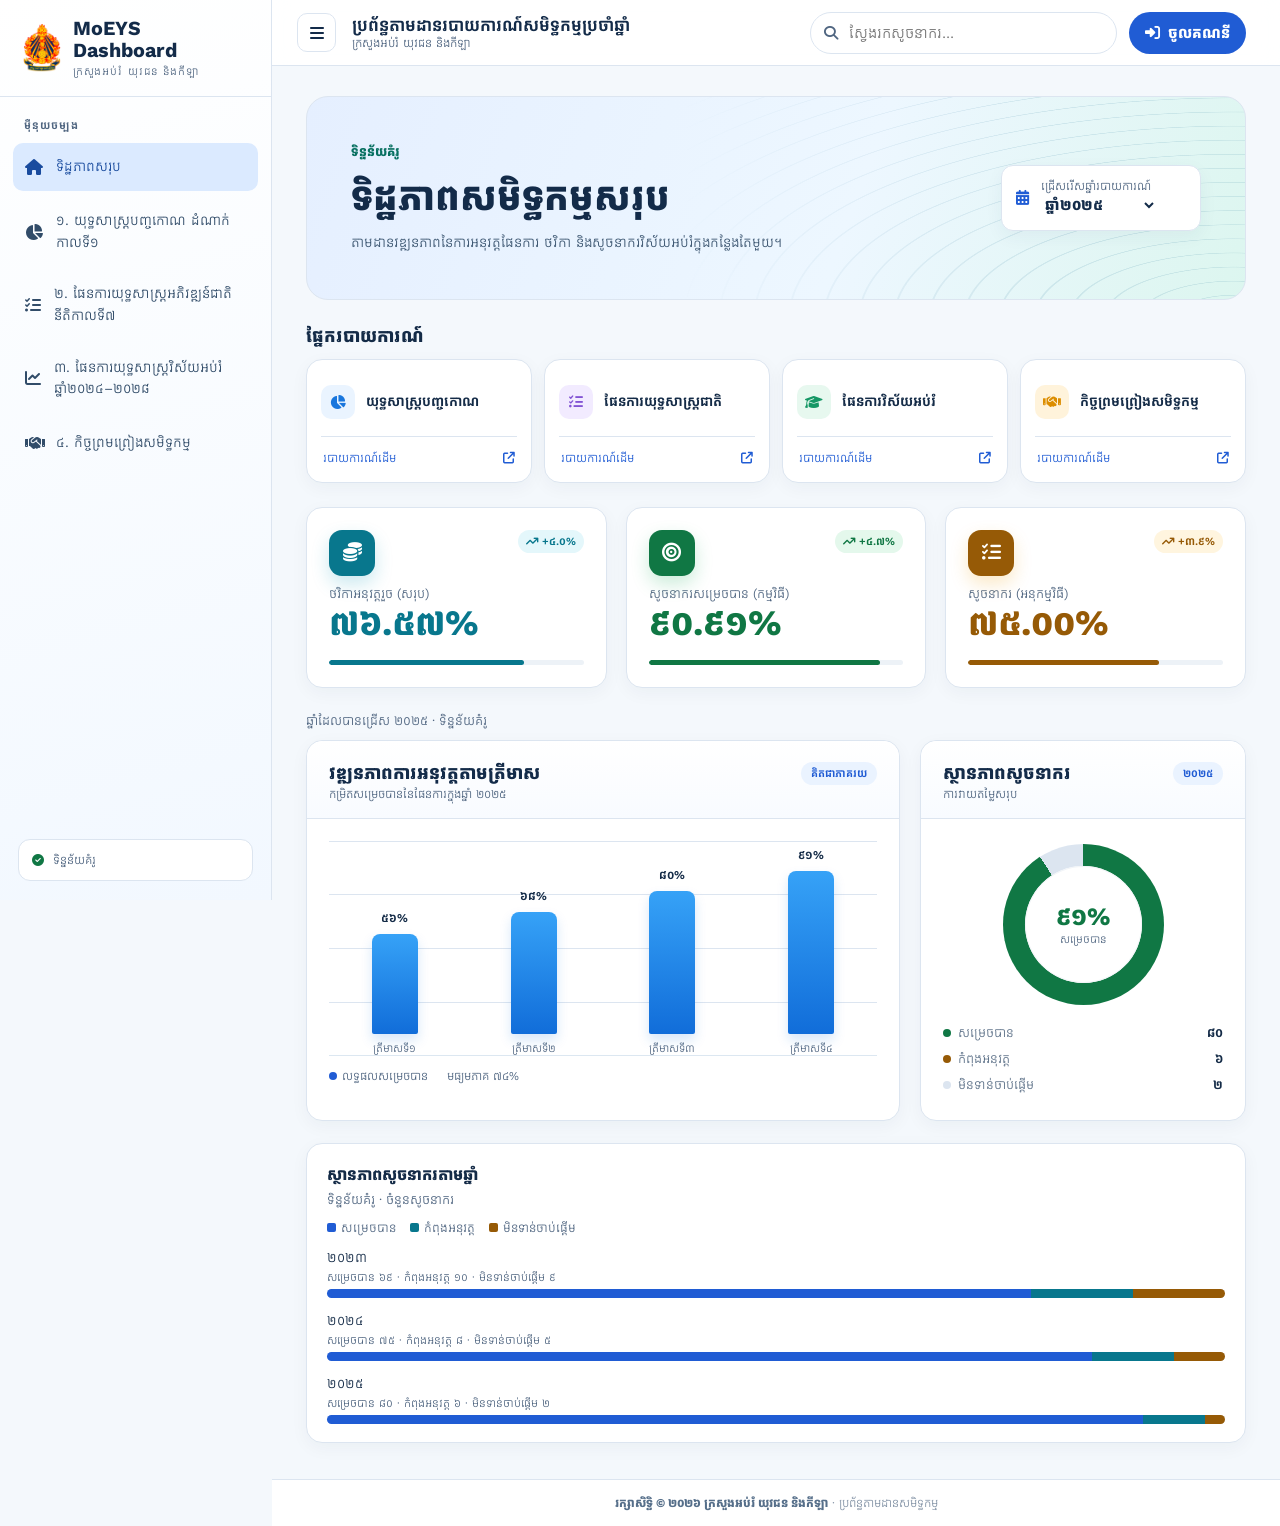
<file: index.html>
<!doctype html>
<html lang="km">
  <head>
    <meta charset="utf-8" />
    <meta name="viewport" content="width=device-width, initial-scale=1" />
    <meta name="theme-color" content="#083d77" />
    <title>ផ្ទាំងគ្រប់គ្រង - MoEYS</title>

    <link rel="preconnect" href="https://fonts.googleapis.com" />
    <link rel="preconnect" href="https://fonts.gstatic.com" crossorigin />
    <link
      href="https://fonts.googleapis.com/css2?family=Kantumruy+Pro:wght@300;400;500;600;700&display=swap"
      rel="stylesheet"
    />
    <link
      rel="stylesheet"
      href="https://cdnjs.cloudflare.com/ajax/libs/font-awesome/6.7.2/css/all.min.css"
    />
    <link rel="stylesheet" href="css/theme.css" />
    <link rel="stylesheet" href="css/style.css" />
    <link rel="stylesheet" href="css/dashboard-layout.css" />
    <link rel="stylesheet" href="css/dashboard-charts.css" />
  </head>
  <body>
    <div class="app-shell">
      <aside class="sidebar" aria-label="ម៉ឺនុយចម្បង">
        <a class="brand" href="#dashboard" aria-label="MoEYS Dashboard">
          <img
            class="brand-logo"
            height="50"
            src="./img/MoEYS_LOGO.png"
            alt="MoEYS Logo"
          />
          <span class="brand-details"
            ><span class="brand-name">MoEYS Dashboard</span
            ><span class="brand-subtitle">ក្រសួងអប់រំ យុវជន និងកីឡា</span></span
          >
        </a>

        <nav class="sidebar-nav">
          <p class="nav-caption">ម៉ឺនុយចម្បង</p>
          <ul class="nav-list">
            <li>
              <button
                class="nav-link active"
                type="button"
                data-module="overview"
              >
                <i class="fa-solid fa-house"></i><span>ទិដ្ឋភាពសរុប</span>
              </button>
            </li>
            <li>
              <a
                class="nav-link"
                href="pages/pentagon.html"
                data-module="pentagon"
                ><i class="fa-solid fa-chart-pie"></i
                ><span>១. យុទ្ធសាស្ត្របញ្ចកោណ ដំណាក់កាលទី១</span></a
              >
            </li>
            <li>
              <a class="nav-link" data-module="national" href="pages/national-plan.html">
                <i class="fa-solid fa-list-check"></i
                ><span>២. ផែនការយុទ្ធសាស្ត្រអភិវឌ្ឍន៍ជាតិ នីតិកាលទី៧</span>
              </a>
            </li>
            <li>
              <a class="nav-link" data-module="education" href="pages/education-strategy.html">
                <i class="fa-solid fa-chart-line"></i
                ><span>៣. ផែនការយុទ្ធសាស្ត្រវិស័យអប់រំ ឆ្នាំ២០២៤–២០២៨</span>
              </a>
            </li>
            <li>
              <a class="nav-link" data-module="agreement" href="pages/performance-agreement.html">
                <i class="fa-solid fa-handshake"></i
                ><span>៤. កិច្ចព្រមព្រៀងសមិទ្ធកម្ម</span>
              </a>
            </li>
          </ul>
        </nav>

        <div class="sidebar-footer">
          <i class="fa-solid fa-circle-check"></i
          ><span>ទិន្នន័យគំរូ</span>
        </div>
      </aside>
      <div class="sidebar-backdrop" aria-hidden="true"></div>

      <main class="main" id="dashboard">
        <header class="topbar dashboard-topbar">
          <div class="topbar-left">
            <button
              class="menu-toggle"
              id="menuToggle"
              type="button"
              aria-label="បើក ឬបិទម៉ឺនុយ"
            >
              <i class="fa-solid fa-bars"></i>
            </button>
            <div>
              <p class="page-title">
                ប្រព័ន្ធតាមដានរបាយការណ៍សមិទ្ធកម្មប្រចាំឆ្នាំ
              </p>
              <span class="page-kicker">ក្រសួងអប់រំ យុវជន និងកីឡា</span>
            </div>
          </div>
          <div class="indicator-search" role="search" aria-label="ស្វែងរកសូចនាករ">
            <i class="fa-solid fa-magnifying-glass" aria-hidden="true"></i>
            <input id="indicatorSearch" type="search" aria-label="ស្វែងរកសូចនាករ" placeholder="ស្វែងរកសូចនាករ..." aria-controls="indicatorSearchPanel" autocomplete="off" />
            <div class="indicator-search-panel" id="indicatorSearchPanel" hidden>
              <p id="indicatorSearchStatus" role="status"></p>
              <ul id="indicatorMatches" hidden></ul>
            </div>
          </div>
          <button class="account-button" id="accountButton" type="button" aria-haspopup="dialog" aria-controls="accountDialog">
            <i class="fa-solid fa-right-to-bracket" aria-hidden="true"></i>
            ចូលគណនី
          </button>
        </header>

        <dialog class="account-dialog" id="accountDialog" aria-labelledby="accountTitle" aria-describedby="accountStatus">
          <h2 id="accountTitle">ចូលគណនី</h2>
          <p id="accountStatus">មុខងារចូលគណនីកំពុងរៀបចំ។</p>
          <form method="dialog">
            <button class="account-button" type="submit" autofocus>បិទ</button>
          </form>
        </dialog>

        <section class="content">
          <div class="hero">
            <div>
              <p class="hero-label">ទិន្នន័យគំរូ</p>
              <h1 id="dashboardHeading">ទិដ្ឋភាពសមិទ្ធកម្មសរុប</h1>
              <p id="dashboardDescription">
                តាមដានវឌ្ឍនភាពនៃការអនុវត្តផែនការ ថវិកា
                និងសូចនាករវិស័យអប់រំក្នុងកន្លែងតែមួយ។
              </p>
            </div>
            <div class="filter-panel">
              <i class="fa-solid fa-calendar-days"></i>
              <div>
                <label for="yearFilter">ជ្រើសរើសឆ្នាំរបាយការណ៍</label
                ><select id="yearFilter" aria-label="ជ្រើសរើសឆ្នាំ">
                  <option value="2025">ឆ្នាំ២០២៥</option>
                  <option value="2024">ឆ្នាំ២០២៤</option>
                  <option value="2023">ឆ្នាំ២០២៣</option>
                </select>
              </div>
            </div>
          </div>

          <section class="report-modules" aria-labelledby="modulesHeading">
            <h2 id="modulesHeading">ផ្នែករបាយការណ៍</h2>
            <div class="module-switcher">
              <article class="module-card">
                <a
                  class="module-button"
                  href="pages/pentagon.html"
                  data-module="pentagon"
                  style="--module-color: #1976dd; --module-bg: #eaf4ff"
                  ><i class="fa-solid fa-chart-pie"></i
                  ><span>យុទ្ធសាស្ត្របញ្ចកោណ</span></a
                >
                <a class="source-link" href="http://xn--i2ejlwblhr5bn7ca21aic1hviebd/" target="_blank" rel="noopener noreferrer" aria-label="យុទ្ធសាស្ត្របញ្ចកោណ · របាយការណ៍ដើម (ផ្ទាំងថ្មី)">របាយការណ៍ដើម <i class="fa-solid fa-arrow-up-right-from-square" aria-hidden="true"></i></a>
              </article>
              <article class="module-card">
                <a
                  class="module-button"
                  data-module="national"
                  style="--module-color: #8253d4; --module-bg: #f2ebff"
                 href="pages/national-plan.html">
                  <i class="fa-solid fa-list-check"></i
                  ><span>ផែនការយុទ្ធសាស្ត្រជាតិ</span>
                </a>
                <a class="source-link" href="https://datastudio.google.com/reporting/8d355b90-36f9-4edb-a1a1-096dad04aba9/page/p_rf05hlne0d" target="_blank" rel="noopener noreferrer" aria-label="ផែនការយុទ្ធសាស្ត្រជាតិ · របាយការណ៍ដើម (ផ្ទាំងថ្មី)">របាយការណ៍ដើម <i class="fa-solid fa-arrow-up-right-from-square" aria-hidden="true"></i></a>
              </article>
              <article class="module-card">
                <a
                  class="module-button"
                  data-module="education"
                  style="--module-color: #159765; --module-bg: #e7f8ef"
                 href="pages/education-strategy.html">
                  <i class="fa-solid fa-graduation-cap"></i
                  ><span>ផែនការវិស័យអប់រំ</span>
                </a>
                <a class="source-link" href="https://datastudio.google.com/reporting/8d355b90-36f9-4edb-a1a1-096dad04aba9/page/p_p8vuiixy0d" target="_blank" rel="noopener noreferrer" aria-label="ផែនការវិស័យអប់រំ · របាយការណ៍ដើម (ផ្ទាំងថ្មី)">របាយការណ៍ដើម <i class="fa-solid fa-arrow-up-right-from-square" aria-hidden="true"></i></a>
              </article>
              <article class="module-card">
                <a
                  class="module-button"
                  data-module="agreement"
                  style="--module-color: #dc8d00; --module-bg: #fff3db"
                 href="pages/performance-agreement.html">
                  <i class="fa-solid fa-handshake"></i
                  ><span>កិច្ចព្រមព្រៀងសមិទ្ធកម្ម</span>
                </a>
                <a class="source-link" href="https://datastudio.google.com/reporting/8d355b90-36f9-4edb-a1a1-096dad04aba9/page/p_8p81dd7y0d" target="_blank" rel="noopener noreferrer" aria-label="កិច្ចព្រមព្រៀងសមិទ្ធកម្ម · របាយការណ៍ដើម (ផ្ទាំងថ្មី)">របាយការណ៍ដើម <i class="fa-solid fa-arrow-up-right-from-square" aria-hidden="true"></i></a>
              </article>
            </div>
          </section>

          <section class="summary-grid" aria-label="សង្ខេបទិន្នន័យ">
            <article class="metric-card budget">
              <div class="metric-top">
                <span class="metric-icon"
                  ><i class="fa-solid fa-coins"></i></span
                ><span class="metric-trend" id="budgetTrend"></span>
              </div>
              <p class="metric-label" id="budgetLabel"></p>
              <p class="metric-number" id="budgetVal"></p>
              <div class="metric-progress"><span id="budgetBar"></span></div>
            </article>
            <article class="metric-card program">
              <div class="metric-top">
                <span class="metric-icon"
                  ><i class="fa-solid fa-bullseye"></i></span
                ><span class="metric-trend" id="programTrend"></span>
              </div>
              <p class="metric-label" id="programLabel"></p>
              <p class="metric-number" id="programVal"></p>
              <div class="metric-progress"><span id="programBar"></span></div>
            </article>
            <article class="metric-card subprogram">
              <div class="metric-top">
                <span class="metric-icon"
                  ><i class="fa-solid fa-list-check"></i></span
                ><span class="metric-trend" id="subprogramTrend"></span>
              </div>
              <p class="metric-label" id="subprogramLabel"></p>
              <p class="metric-number" id="subprogramVal"></p>
              <div class="metric-progress">
                <span id="subprogramBar"></span>
              </div>
            </article>
          </section>

          <p class="chart-source-note" id="dashboardChartSource"></p>
          <section class="dashboard-grid">
            <article class="panel chart-panel">
              <header class="panel-header">
                <div>
                  <h2 class="panel-title" id="chartTitle"></h2>
                  <p class="panel-caption">
                    កម្រិតសម្រេចបាននៃផែនការក្នុងឆ្នាំ
                    <span id="chartYear"></span>
                  </p>
                </div>
                <span class="pill">គិតជាភាគរយ</span>
              </header>
              <div class="chart-wrap">
                <div
                  class="chart"
                  id="quarterChart"
                  aria-label="គំនូសតាងវឌ្ឍនភាពតាមត្រីមាស"
                ></div>
                <div class="chart-foot">
                  <span><i class="legend-dot"></i>លទ្ធផលសម្រេចបាន</span
                  ><span id="chartAverage"></span>
                </div>
              </div>
            </article>

            <article class="panel progress-panel">
              <header class="panel-header">
                <div>
                  <h2 class="panel-title" id="statusTitle"></h2>
                  <p class="panel-caption">ការវាយតម្លៃសរុប</p>
                </div>
                <span class="pill" id="statusYear"></span>
              </header>
              <div class="donut-area">
                <div class="donut" id="donut">
                  <div class="donut-text">
                    <strong id="donutValue"></strong><span>សម្រេចបាន</span>
                  </div>
                </div>
              </div>
              <div class="status-list">
                <div class="status-row">
                  <span class="status-key"
                    ><i style="--key-color: var(--green)"></i>សម្រេចបាន</span
                  ><strong id="completeCount"></strong>
                </div>
                <div class="status-row">
                  <span class="status-key"
                    ><i style="--key-color: var(--amber)"></i>កំពុងអនុវត្ត</span
                  ><strong id="progressCount"></strong>
                </div>
                <div class="status-row">
                  <span class="status-key"
                    ><i style="--key-color: var(--line)"></i>មិនទាន់ចាប់ផ្ដើម</span
                  ><strong id="pendingCount"></strong>
                </div>
              </div>
            </article>

          </section>
          <section class="dashboard-viz" id="extraCharts" aria-label="ក្រាហ្វបន្ថែម"></section>
        </section>
        <footer class="footer">
          <strong>រក្សាសិទ្ធិ © ២០២៦ ក្រសួងអប់រំ យុវជន និងកីឡា</strong> ·
          ប្រព័ន្ធតាមដានសមិទ្ធកម្ម
        </footer>
      </main>
    </div>

    <script src="js/dashboard-charts.js"></script>
    <script src="js/dashboard.js"></script>
    <script src="js/indicator-search.js"></script>
  </body>
</html>
</file>
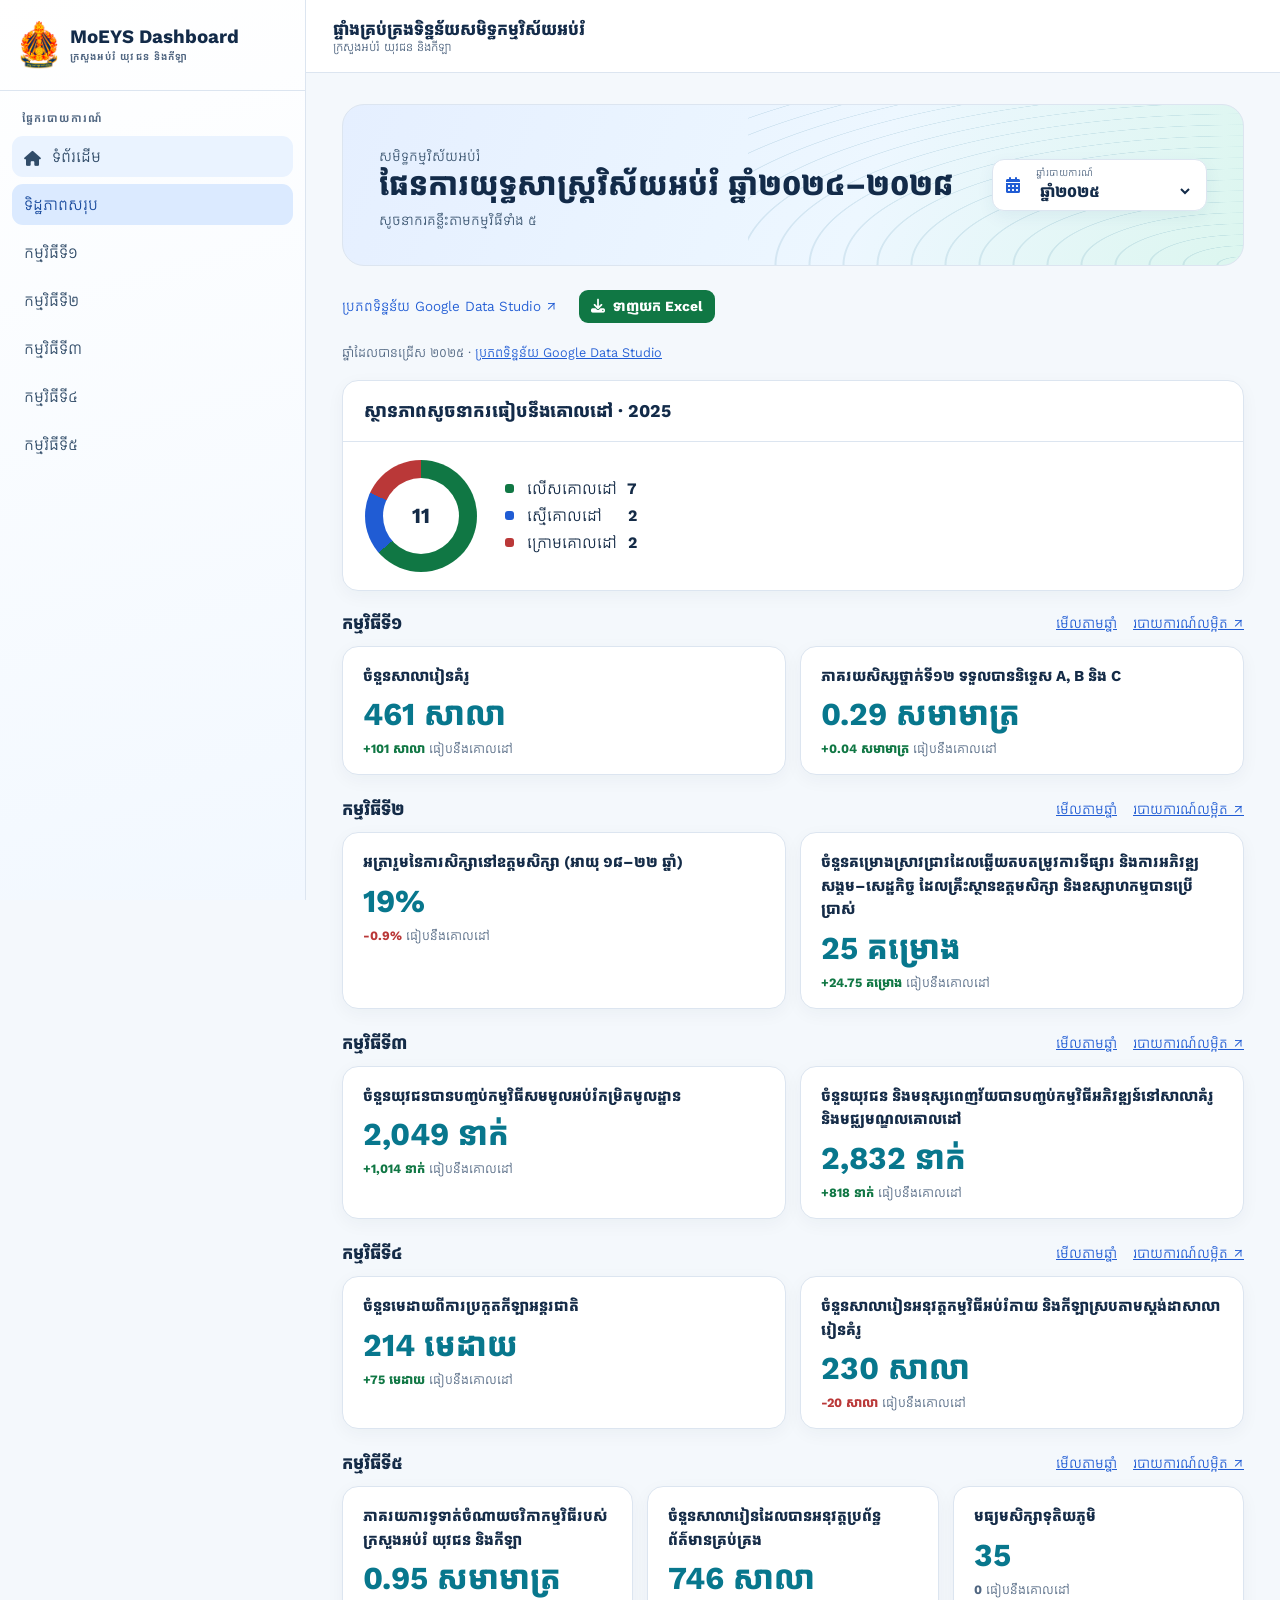
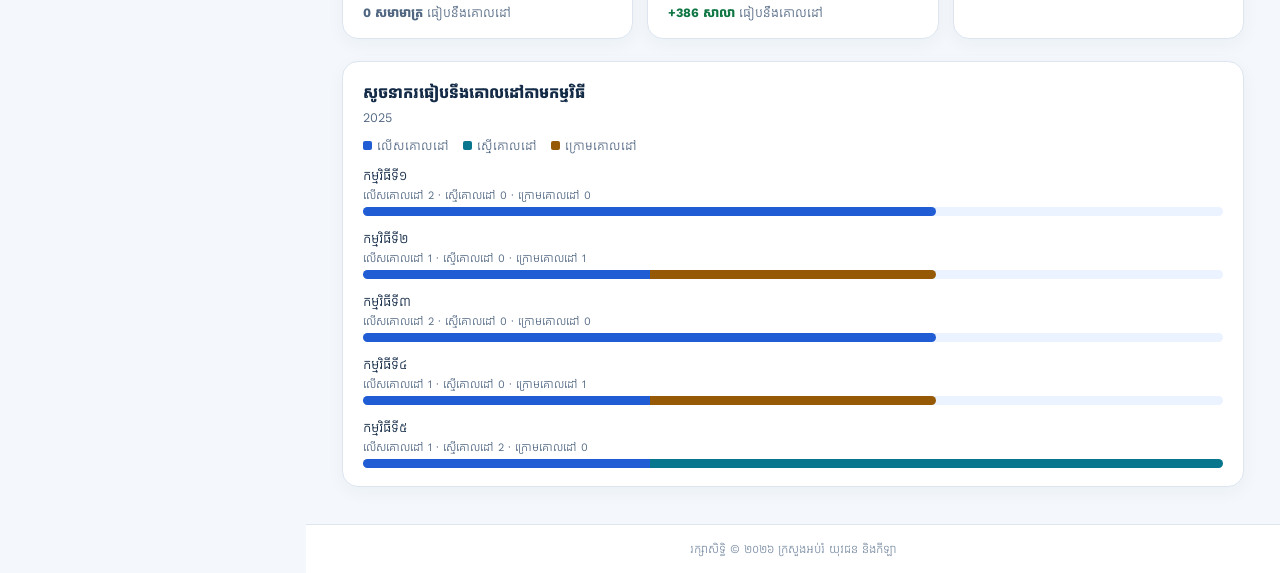
<file: pages/education-strategy.html>
<!doctype html>
<html lang="km">
  <head>
    <meta charset="utf-8" />
    <meta name="viewport" content="width=device-width, initial-scale=1" />
    <meta name="theme-color" content="#096bcf" />
    <title>ផែនការយុទ្ធសាស្ត្រវិស័យអប់រំ ឆ្នាំ២០២៤–២០២៨ | MoEYS</title>

    <link rel="preconnect" href="https://fonts.googleapis.com" />
    <link rel="preconnect" href="https://fonts.gstatic.com" crossorigin />
    <link
      href="https://fonts.googleapis.com/css2?family=Kantumruy+Pro:wght@300;400;500;600;700&display=swap"
      rel="stylesheet"
    />
    <link
      rel="stylesheet"
      href="https://cdnjs.cloudflare.com/ajax/libs/font-awesome/6.7.2/css/all.min.css"
    />
    <link rel="stylesheet" href="../css/theme.css" />
    <link rel="stylesheet" href="../css/pentagon.css" />
    <link rel="stylesheet" href="../css/national-plan.css" />
    <link rel="stylesheet" href="../css/excel-export.css" />
    <link rel="stylesheet" href="../css/education-strategy.css" />
    <link rel="stylesheet" href="../css/dashboard-charts.css" />
  </head>
  <body>
    <div class="report-shell">
      <aside
        class="report-sidebar"
        id="reportSidebar"
        aria-label="ម៉ឺនុយសូចនាករ"
      >
        <a class="report-brand" href="../index.html">
          <img
            class="brand-log"
            height="50"
            src="../img/MoEYS_LOGO.png"
            alt="MoEYS Logo"
          />
          <span
            ><strong>MoEYS Dashboard</strong
            ><small>ក្រសួងអប់រំ យុវជន និងកីឡា</small></span
          >
        </a>

        <nav class="indicator-nav" aria-label="កម្មវិធីផែនការវិស័យអប់រំ">
          <p>ផ្នែករបាយការណ៍</p>
          <a href="../index.html" class="indicator-link home-link"><i class="fa-solid fa-house" aria-hidden="true"></i> ទំព័រដើម</a>
          <a class="indicator-link" data-program="0" href="education-strategy.html">ទិដ្ឋភាពសរុប</a>
          <a class="indicator-link" data-program="1" href="?program=1">កម្មវិធីទី១</a>
          <a class="indicator-link" data-program="2" href="?program=2">កម្មវិធីទី២</a>
          <a class="indicator-link" data-program="3" href="?program=3">កម្មវិធីទី៣</a>
          <a class="indicator-link" data-program="4" href="?program=4">កម្មវិធីទី៤</a>
          <a class="indicator-link" data-program="5" href="?program=5">កម្មវិធីទី៥</a>
        </nav>
      </aside>
      <div class="sidebar-mask" id="sidebarMask"></div>

      <main class="report-main">
        <header class="report-header">
          <button
            class="mobile-menu"
            id="mobileMenu" aria-expanded="false" aria-controls="reportSidebar"
            type="button"
            aria-label="បើកម៉ឺនុយ"
          >
            <i class="fa-solid fa-bars"></i>
          </button>
          <div class="header-title">
            <strong>ផ្ទាំងគ្រប់គ្រងទិន្នន័យសមិទ្ធកម្មវិស័យអប់រំ</strong
            ><span>ក្រសួងអប់រំ យុវជន និងកីឡា</span>
          </div>
        </header>

        <section class="report-content">
          <div class="report-hero national-hero">
            <div>
              <p>សមិទ្ធកម្មវិស័យអប់រំ</p>
              <h1 id="nationalTitle">ផែនការយុទ្ធសាស្ត្រវិស័យអប់រំ ឆ្នាំ២០២៤–២០២៨</h1>
              <p>សូចនាករគន្លឹះតាមកម្មវិធីទាំង ៥</p>
            </div>
            <label class="year-select" for="strategyYear">
              <i class="fa-solid fa-calendar-days" aria-hidden="true"></i>
              <span>ឆ្នាំរបាយការណ៍</span>
              <select id="strategyYear">
                <option value="2024">ឆ្នាំ២០២៤</option>
                <option value="2025" selected>ឆ្នាំ២០២៥</option>
                <option value="2026">ឆ្នាំ២០២៦</option>
                <option value="2027">ឆ្នាំ២០២៧</option>
                <option value="2028">ឆ្នាំ២០២៨</option>
              </select>
            </label>
          </div>
          <div class="national-toolbar">
            <a id="strategySource" href="https://datastudio.google.com/reporting/8d355b90-36f9-4edb-a1a1-096dad04aba9/page/p_p8vuiixy0d" target="_blank" rel="noopener noreferrer">ប្រភពទិន្នន័យ Google Data Studio ↗</a>
            <label class="strategy-chart-control">
              ប្រភេទក្រាហ្វ
              <select id="strategyChartType">
                <option value="bar">ក្រាហ្វសសរ</option>
                <option value="line">ក្រាហ្វបន្ទាត់</option>
              </select>
            </label>
            <button class="excel-export" id="strategyExcel" type="button"><i class="fa-solid fa-download" aria-hidden="true"></i> ទាញយក Excel</button>
          </div>
          <p id="strategyStatus" role="status"></p>
          <p class="chart-source-note" id="strategyChartSource"></p>
          <div id="strategyResults"></div>
          <section class="dashboard-viz" id="extraCharts" aria-label="ក្រាហ្វបន្ថែម"></section>
        </section>
        <footer class="report-footer">
          រក្សាសិទ្ធិ © ២០២៦ ក្រសួងអប់រំ យុវជន និងកីឡា
        </footer>
      </main>
    </div>
    <script src="../js/excel-export.js"></script>
    <script src="../js/dashboard-charts.js"></script>
    <script src="../js/education-strategy-data.js"></script>
    <script src="../js/education-strategy.js"></script>
  </body>
</html>
</file>
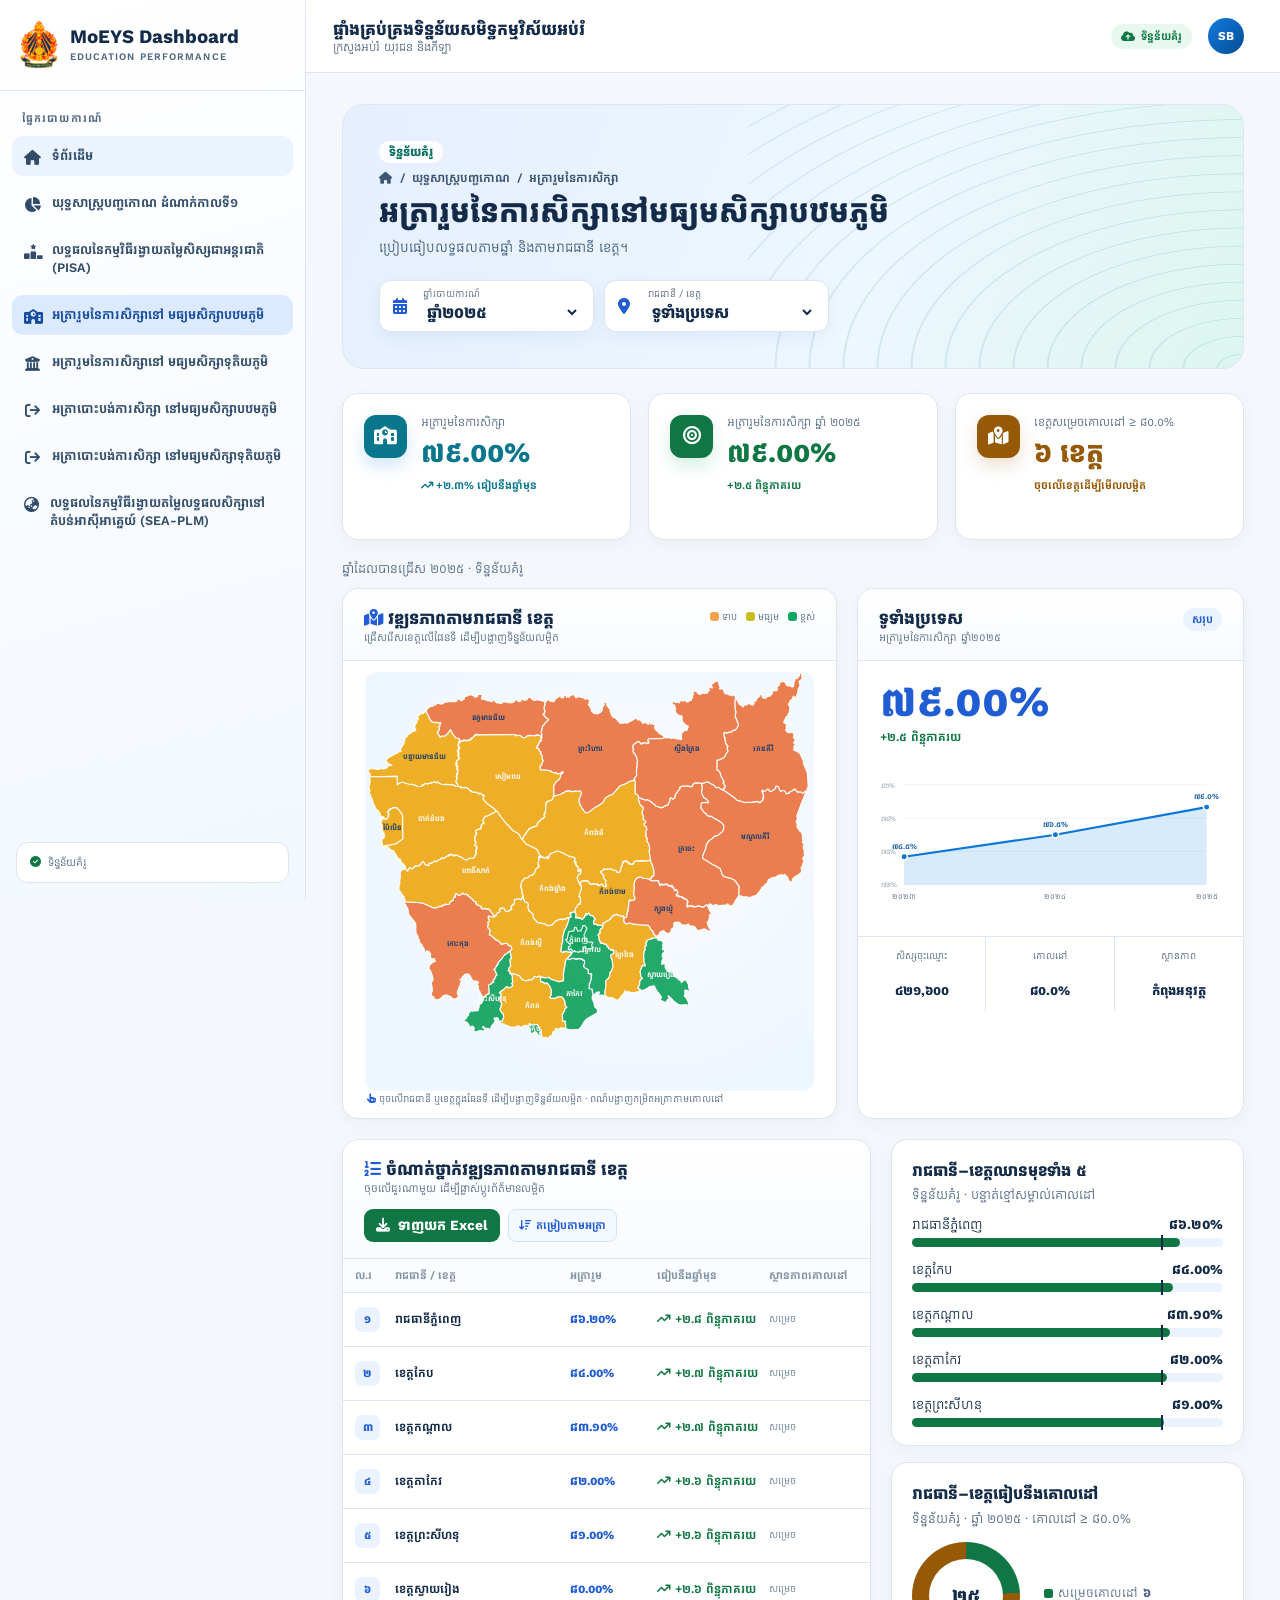
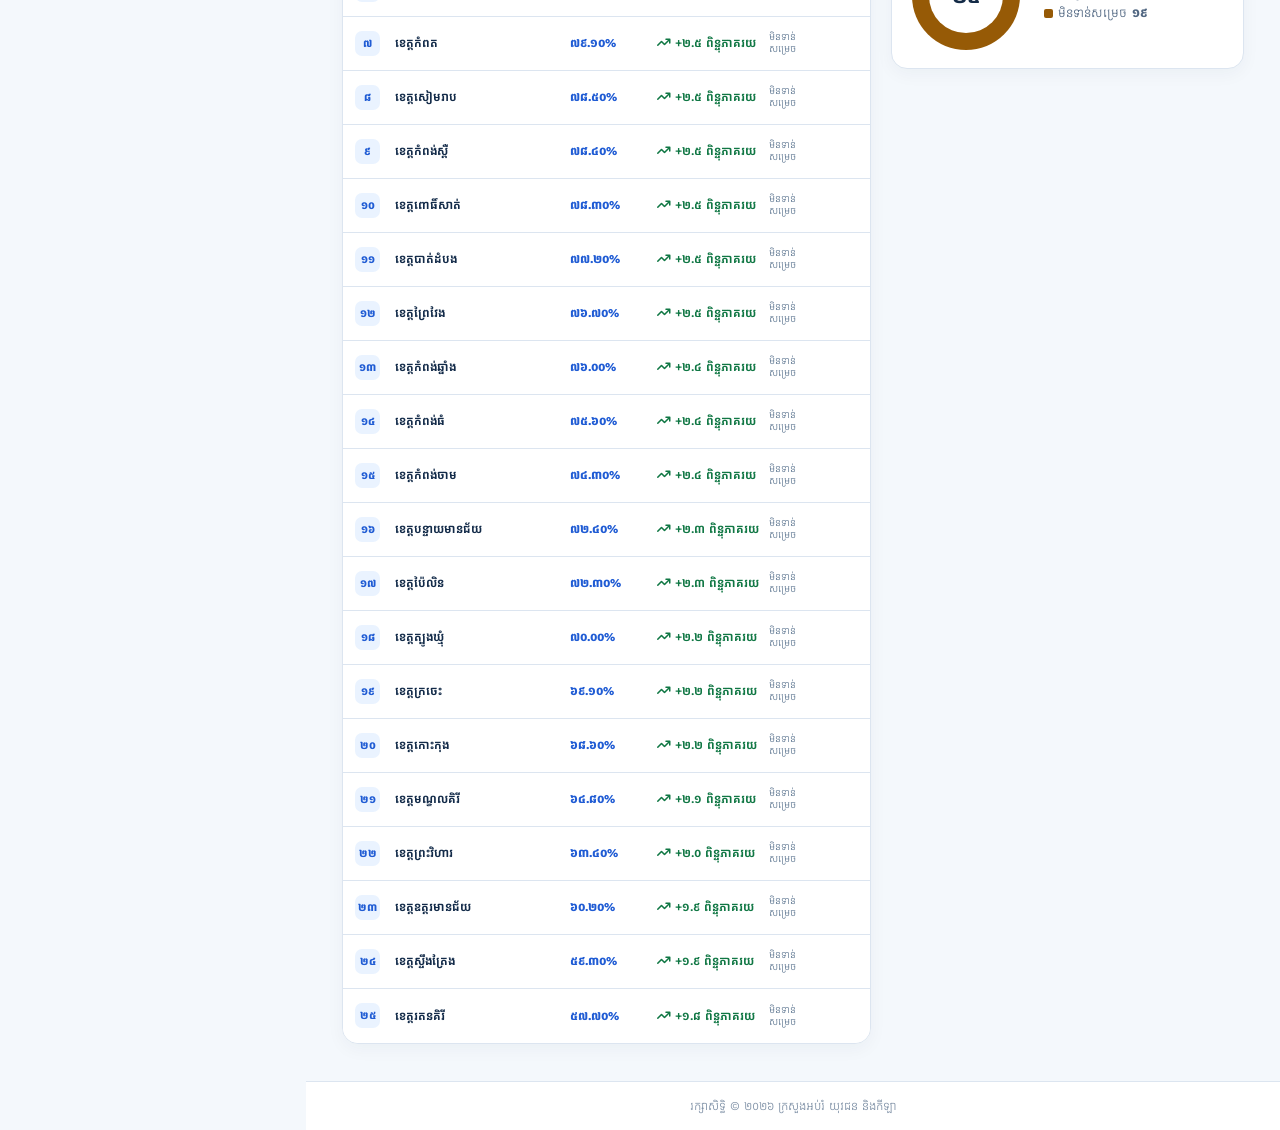
<file: pages/lower-enrollment.html>
<!doctype html>
<html lang="km">
  <head>
    <meta charset="utf-8" />
    <meta name="viewport" content="width=device-width, initial-scale=1" />
    <meta name="theme-color" content="#096bcf" />
    <title>អត្រារួមនៃការសិក្សា - មធ្យមសិក្សាបឋមភូមិ</title>

    <link rel="preconnect" href="https://fonts.googleapis.com" />
    <link rel="preconnect" href="https://fonts.gstatic.com" crossorigin />
    <link
      href="https://fonts.googleapis.com/css2?family=Kantumruy+Pro:wght@300;400;500;600;700&display=swap"
      rel="stylesheet"
    />
    <link
      rel="stylesheet"
      href="https://cdnjs.cloudflare.com/ajax/libs/font-awesome/6.7.2/css/all.min.css"
    />
    <link rel="stylesheet" href="../css/theme.css" />
    <link rel="stylesheet" href="../css/pentagon.css" />
    <link rel="stylesheet" href="../css/lower-enrollment.css" />
    <link rel="stylesheet" href="../css/dashboard-layout.css" />
    <link rel="stylesheet" href="../css/excel-export.css" />
    <link rel="stylesheet" href="../css/dashboard-charts.css" />
  </head>
  <body>
    <div class="report-shell">
      <aside
        class="report-sidebar"
        id="reportSidebar"
        aria-label="ម៉ឺនុយសូចនាករ"
      >
        <a class="report-brand" href="../index.html">
          <img
            class="brand-logo"
            height="50"
            src="../img/MoEYS_LOGO.png"
            alt="MoEYS Logo"
          />
          <span
            ><strong>MoEYS Dashboard</strong
            ><small>EDUCATION PERFORMANCE</small></span
          ></a
        >
        <nav class="indicator-nav">
          <p>ផ្នែករបាយការណ៍</p>
          <a href="../index.html" class="indicator-link home-link"
            ><i class="fa-solid fa-house"></i><span>ទំព័រដើម</span></a
          >
          <a class="indicator-link" href="pentagon.html?indicator=overview" data-indicator="overview"><i class="fa-solid fa-chart-pie"></i
            ><span>យុទ្ធសាស្ត្របញ្ចកោណ ដំណាក់កាលទី១</span></a>
          <a class="indicator-link" href="pentagon.html?indicator=pisa" data-indicator="pisa"><i class="fa-solid fa-ranking-star"></i
            ><span>លទ្ធផលនៃកម្មវិធីរង្វាយតម្លៃសិស្សជាអន្តរជាតិ (PISA)</span></a>
          <a class="indicator-link" href="lower-enrollment.html" data-indicator="lowerEnrollment"><i class="fa-solid fa-school"></i
            ><span>អត្រារួមនៃការសិក្សានៅ មធ្យមសិក្សាបឋមភូមិ</span></a>
          <a class="indicator-link" href="lower-enrollment.html?indicator=upperEnrollment" data-indicator="upperEnrollment"><i class="fa-solid fa-building-columns"></i
            ><span>អត្រារួមនៃការសិក្សានៅ មធ្យមសិក្សាទុតិយភូមិ</span></a>
          <a class="indicator-link" href="lower-enrollment.html?indicator=lowerDropout" data-indicator="lowerDropout"><i class="fa-solid fa-arrow-right-from-bracket"></i
            ><span>អត្រាបោះបង់ការសិក្សា នៅមធ្យមសិក្សាបឋមភូមិ</span></a>
          <a class="indicator-link" href="lower-enrollment.html?indicator=upperDropout" data-indicator="upperDropout"><i class="fa-solid fa-arrow-right-from-bracket"></i
            ><span>អត្រាបោះបង់ការសិក្សា នៅមធ្យមសិក្សាទុតិយភូមិ</span></a>
          <a class="indicator-link" href="pentagon.html?indicator=seaplm" data-indicator="seaplm"><i class="fa-solid fa-earth-asia"></i
            ><span
              >លទ្ធផលនៃកម្មវិធីរង្វាយតម្លៃលទ្ធផលសិក្សានៅតំបន់អាស៊ីអាគ្នេយ៍
              (SEA-PLM)</span
            ></a>
        </nav>
        <div class="sidebar-status">
          <i class="fa-solid fa-circle-check"></i
          ><span>ទិន្នន័យគំរូ</span>
        </div>
      </aside>
      <div class="sidebar-mask" id="sidebarMask"></div>

      <main class="report-main">
        <header class="report-header">
          <button
            class="mobile-menu"
            id="mobileMenu"
            type="button"
            aria-label="បើកម៉ឺនុយ"
          >
            <i class="fa-solid fa-bars"></i>
          </button>
          <div class="header-title">
            <strong>ផ្ទាំងគ្រប់គ្រងទិន្នន័យសមិទ្ធកម្មវិស័យអប់រំ</strong
            ><span>ក្រសួងអប់រំ យុវជន និងកីឡា</span>
          </div>
          <div class="header-user">
            <span class="year-status"
              ><i class="fa-solid fa-cloud-arrow-up"></i> ទិន្នន័យគំរូ</span
            ><span class="user-avatar">SB</span>
          </div>
        </header>

        <section class="report-content enrollment-content">
          <div class="report-hero enrollment-hero">
            <div>
              <span class="sample-label">ទិន្នន័យគំរូ</span>
              <div class="report-crumb">
                <i class="fa-solid fa-house"></i><span>/</span
                ><span>យុទ្ធសាស្ត្របញ្ចកោណ</span><span>/</span
                ><span data-rate-label>អត្រារួមនៃការសិក្សា</span>
              </div>
              <h1 id="rateTitle">អត្រារួមនៃការសិក្សានៅ មធ្យមសិក្សាបឋមភូមិ</h1>
              <p>ប្រៀបធៀបលទ្ធផលតាមឆ្នាំ និងតាមរាជធានី ខេត្ត។</p>
            </div>
            <div class="filter-group">
              <label class="year-select" for="enrollmentYear"
                ><i class="fa-solid fa-calendar-days"></i
                ><span>ឆ្នាំរបាយការណ៍</span
                ><select id="enrollmentYear">
                  <option value="2025">ឆ្នាំ២០២៥</option>
                  <option value="2024">ឆ្នាំ២០២៤</option>
                  <option value="2023">ឆ្នាំ២០២៣</option>
                </select></label
              >
              <label class="year-select province-select" for="provinceFilter"
                ><i class="fa-solid fa-location-dot"></i
                ><span>រាជធានី / ខេត្ត</span
                ><select id="provinceFilter"></select
              ></label>
            </div>
          </div>

          <section class="enrollment-kpis">
            <article class="enrollment-kpi teal-kpi">
              <span class="kpi-icon"><i class="fa-solid fa-school"></i></span>
              <div>
                <p data-rate-label>អត្រារួមនៃការសិក្សា</p>
                <strong id="nationalRate">៧៩.០០%</strong
                ><small
                  ><i class="fa-solid fa-arrow-trend-up"></i> +២.៣%
                  ធៀបនឹងឆ្នាំមុន</small
                >
              </div>
              <i class="kpi-watermark fa-solid fa-graduation-cap"></i>
            </article>
            <article class="enrollment-kpi green-kpi">
              <span class="kpi-icon"><i class="fa-solid fa-bullseye"></i></span>
              <div>
                <p id="activeRateLabel"></p>
                <strong id="targetRate">៧៩.០០%</strong
                ><small id="targetTrend"
                  ><i class="fa-solid fa-arrow-trend-up"></i> +២.៣%
                  ធៀបនឹងគោលដៅ</small
                >
              </div>
              <i class="kpi-watermark fa-solid fa-chart-line"></i>
            </article>
            <article class="enrollment-kpi amber-kpi">
              <span class="kpi-icon"
                ><i class="fa-solid fa-map-location-dot"></i
              ></span>
              <div>
                <p id="provinceGoalLabel">ខេត្តសម្រេចគោលដៅ</p>
                <strong id="targetProvinces">១០ ខេត្ត</strong
                ><small>ចុចលើខេត្តដើម្បីមើលលម្អិត</small>
              </div>
              <i class="kpi-watermark fa-solid fa-map"></i>
            </article>
          </section>

          <p class="chart-source-note" id="provinceChartSource"></p>

          <section class="province-dashboard">
            <article class="province-panel map-panel">
              <header class="province-panel-header">
                <div>
                  <h2>
                    <i class="fa-solid fa-map-location-dot"></i>
                    វឌ្ឍនភាពតាមរាជធានី ខេត្ត
                  </h2>
                  <p>ជ្រើសរើសខេត្តលើផែនទី ដើម្បីបង្ហាញទិន្នន័យលម្អិត</p>
                </div>
                <div class="map-legend">
                  <span><i class="low"></i>ទាប</span
                  ><span><i class="mid"></i>មធ្យម</span
                  ><span><i class="high"></i>ខ្ពស់</span>
                </div>
              </header>
              <div class="province-map-shell">
                <div
                  class="province-map"
                  id="provinceMap"
                  aria-label="ផែនទីខេត្តកម្ពុជា"
                ></div>
                <aside
                  class="map-tooltip"
                  id="mapTooltip"
                  aria-live="polite"
                  hidden
                >
                  <h3 id="mapTooltipTitle"></h3>
                  <div class="map-tooltip-metrics">
                    <div>
                      <strong id="tooltipRate"></strong><span>អត្រា</span>
                    </div>
                    <div>
                      <strong id="tooltipStudents"></strong
                      ><span data-student-label>សិស្សចុះឈ្មោះ</span>
                    </div>
                    <div>
                      <strong id="tooltipTrend"></strong
                      ><span>ធៀបឆ្នាំមុន</span>
                    </div>
                  </div>
                  <p id="tooltipStatus"></p>
                </aside>
                <p class="map-hint">
                  <i class="fa-solid fa-hand-pointer"></i> ចុចលើរាជធានី
                  ឬខេត្តក្នុងផែនទី ដើម្បីបង្ហាញទិន្នន័យលម្អិត ·
                  ពណ៌បង្ហាញកម្រិតអត្រាតាមគោលដៅ
                </p>
              </div>
            </article>

            <article class="province-panel detail-panel-province">
              <header class="province-panel-header">
                <div>
                  <h2 id="provinceTitle">ទូទាំងប្រទេស</h2>
                  <p id="provinceSubtitle">សង្ខេបអត្រារួមនៃការសិក្សា</p>
                </div>
                <span class="rank-badge" id="rankBadge">សរុប</span>
              </header>
              <div class="province-rate">
                <strong id="provinceRate">៧៩.០០%</strong
                ><span id="provinceChange" class="positive"
                  ><i class="fa-solid fa-arrow-trend-up"></i> +២.៣%
                  ធៀបនឹងឆ្នាំមុន</span
                >
              </div>
              <div class="line-chart-wrap">
                <svg
                  id="provinceTrendChart"
                  viewBox="0 0 480 185"
                  role="img"
                  aria-label="ក្រាហ្វវឌ្ឍនភាព"
                ></svg>

              </div>
              <div class="province-stats">
                <div>
                  <span>សិស្សចុះឈ្មោះ</span
                  ><strong id="studentCount">៤២១,៦០០</strong>
                </div>
                <div>
                  <span>គោលដៅ</span><strong id="provinceTarget">៨០.០%</strong>
                </div>
                <div>
                  <span>ស្ថានភាព</span
                  ><strong id="provinceStatus">កំពុងអនុវត្ត</strong>
                </div>
              </div>
            </article>
          </section>

          <div class="ranking-layout">
            <section class="province-panel ranking-panel">
              <header class="province-panel-header">
                <div>
                  <h2>
                    <i class="fa-solid fa-list-ol"></i>
                    ចំណាត់ថ្នាក់វឌ្ឍនភាពតាមរាជធានី ខេត្ត
                  </h2>
                  <p>ចុចលើជួរណាមួយ ដើម្បីផ្លាស់ប្ដូរព័ត៌មានលម្អិត</p>
                </div>
                <div class="export-actions">
                  <button class="excel-export" id="provinceExcel" type="button"><i class="fa-solid fa-download" aria-hidden="true"></i> ទាញយក Excel</button>
                <button class="sort-button" type="button" id="sortButton">
                  <i class="fa-solid fa-arrow-down-wide-short"></i> តម្រៀបតាមអត្រា
                </button>
                </div>
              </header>
              <div class="ranking-table">
                <div class="ranking-head">
                  <span>ល.រ</span><span>រាជធានី / ខេត្ត</span><span>អត្រារួម</span
                  ><span>ធៀបនឹងឆ្នាំមុន</span><span>ស្ថានភាពគោលដៅ</span>
                </div>
                <div id="provinceTable"></div>
              </div>
            </section>
            <section class="dashboard-viz" id="extraCharts" aria-label="ក្រាហ្វបន្ថែម"></section>
          </div>
        </section>
        <footer class="report-footer">
          រក្សាសិទ្ធិ © ២០២៦ ក្រសួងអប់រំ យុវជន និងកីឡា
        </footer>
      </main>
    </div>
    <script src="../js/excel-export.js"></script>
    <script src="../js/dashboard-charts.js"></script>
    <script src="../js/lower-enrollment.js"></script>
  </body>
</html>
</file>
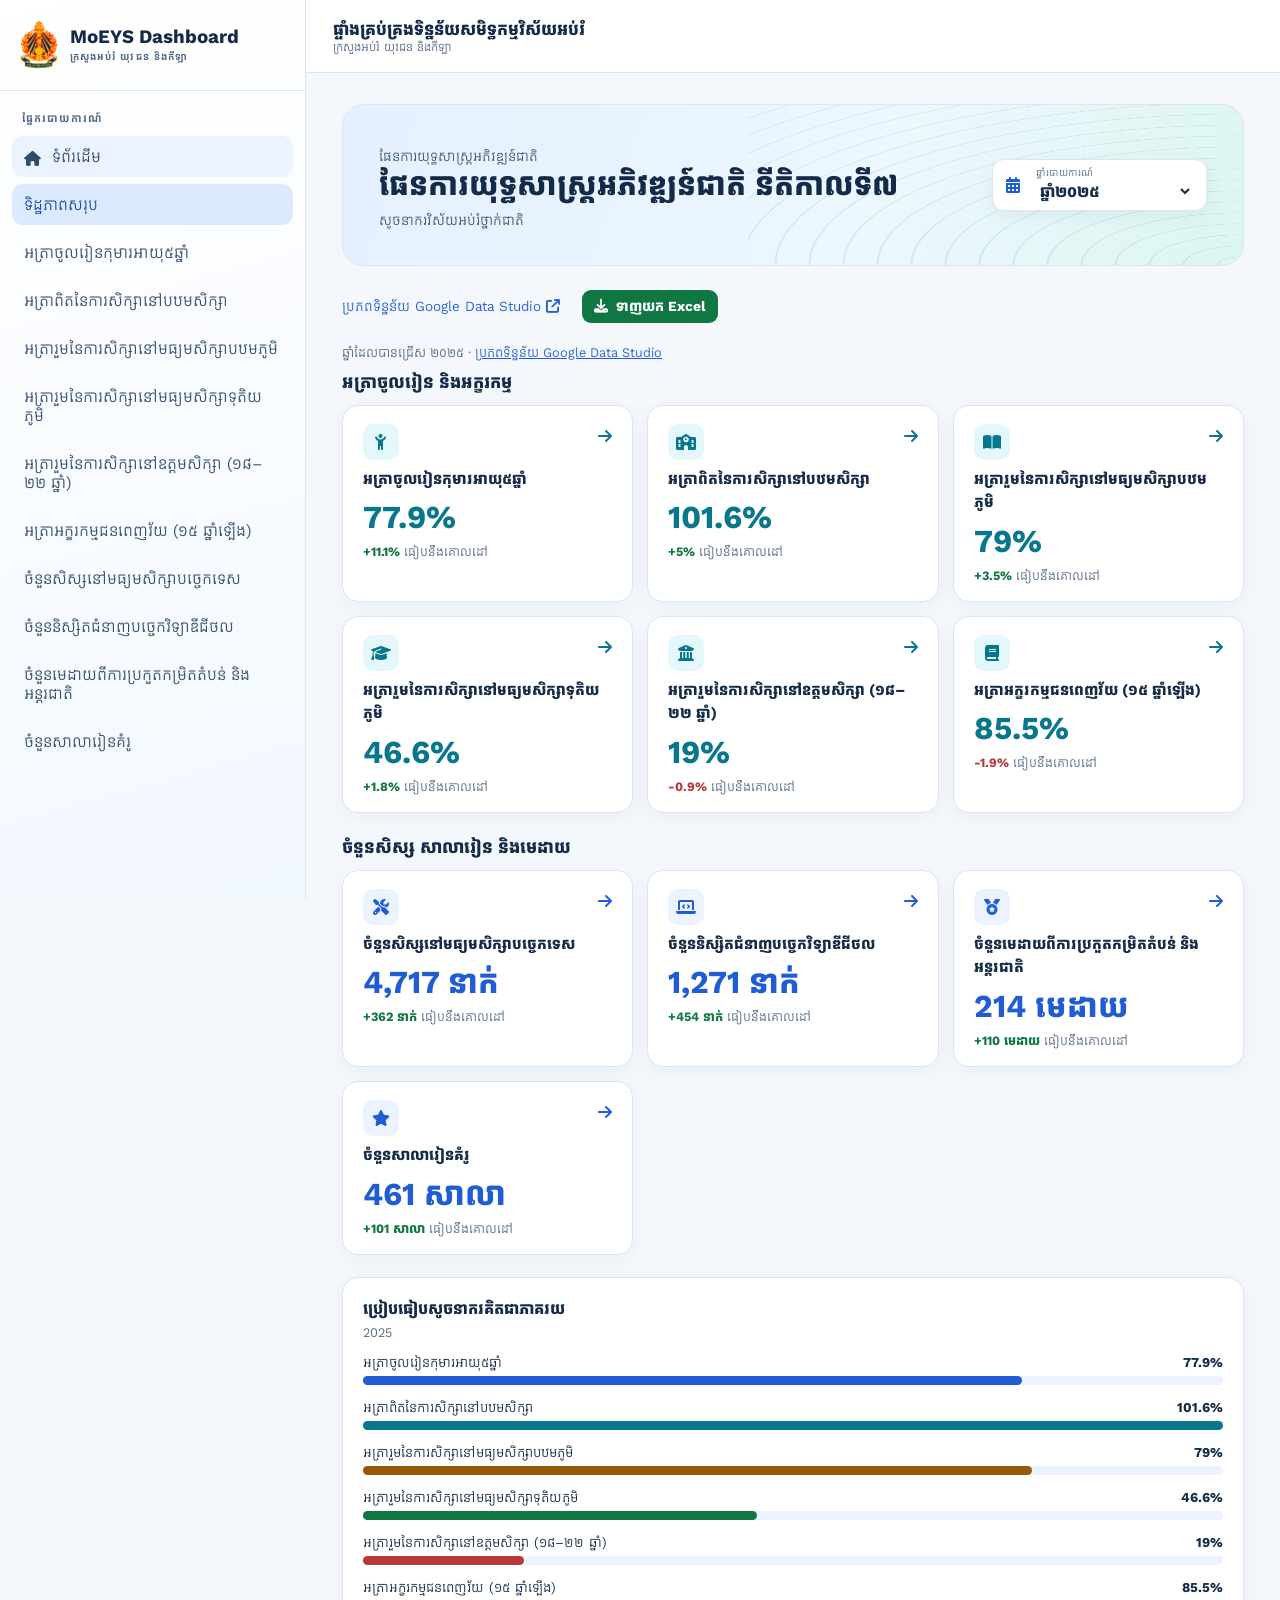
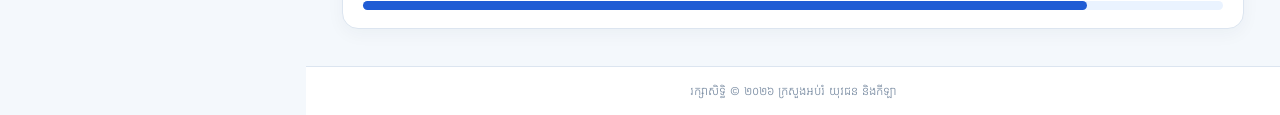
<file: pages/national-plan.html>
<!doctype html>
<html lang="km">
  <head>
    <meta charset="utf-8" />
    <meta name="viewport" content="width=device-width, initial-scale=1" />
    <meta name="theme-color" content="#096bcf" />
    <title>ផែនការយុទ្ធសាស្ត្រអភិវឌ្ឍន៍ជាតិ នីតិកាលទី៧ | MoEYS</title>

    <link rel="preconnect" href="https://fonts.googleapis.com" />
    <link rel="preconnect" href="https://fonts.gstatic.com" crossorigin />
    <link
      href="https://fonts.googleapis.com/css2?family=Kantumruy+Pro:wght@300;400;500;600;700&display=swap"
      rel="stylesheet"
    />
    <link
      rel="stylesheet"
      href="https://cdnjs.cloudflare.com/ajax/libs/font-awesome/6.7.2/css/all.min.css"
    />
    <link rel="stylesheet" href="../css/theme.css" />
    <link rel="stylesheet" href="../css/pentagon.css" />
    <link rel="stylesheet" href="../css/national-plan.css" />
    <link rel="stylesheet" href="../css/excel-export.css" />
    <link rel="stylesheet" href="../css/dashboard-charts.css" />
  </head>
  <body>
    <div class="report-shell">
      <aside
        class="report-sidebar"
        id="reportSidebar"
        aria-label="ម៉ឺនុយសូចនាករ"
      >
        <a class="report-brand" href="../index.html">
          <img
            class="brand-log"
            height="50"
            src="../img/MoEYS_LOGO.png"
            alt="MoEYS Logo"
          />
          <span
            ><strong>MoEYS Dashboard</strong
            ><small>ក្រសួងអប់រំ យុវជន និងកីឡា</small></span
          >
        </a>

        <nav class="indicator-nav" aria-label="សូចនាករផែនការជាតិ">
          <p>ផ្នែករបាយការណ៍</p>
          <a href="../index.html" class="indicator-link home-link"><i class="fa-solid fa-house" aria-hidden="true"></i> ទំព័រដើម</a>
          <a href="national-plan.html" class="indicator-link" data-indicator="overview">ទិដ្ឋភាពសរុប</a>
          <a class="indicator-link" href="?indicator=age-five" data-indicator="age-five">អត្រាចូលរៀនកុមារអាយុ៥ឆ្នាំ</a>
          <a class="indicator-link" href="?indicator=primary" data-indicator="primary">អត្រាពិតនៃការសិក្សានៅបឋមសិក្សា</a>
          <a class="indicator-link" href="?indicator=lower-secondary" data-indicator="lower-secondary">អត្រារួមនៃការសិក្សានៅមធ្យមសិក្សាបឋមភូមិ</a>
          <a class="indicator-link" href="?indicator=upper-secondary" data-indicator="upper-secondary">អត្រារួមនៃការសិក្សានៅមធ្យមសិក្សាទុតិយភូមិ</a>
          <a class="indicator-link" href="?indicator=higher-education" data-indicator="higher-education">អត្រារួមនៃការសិក្សានៅឧត្តមសិក្សា (១៨–២២ ឆ្នាំ)</a>
          <a class="indicator-link" href="?indicator=adult-literacy" data-indicator="adult-literacy">អត្រាអក្ខរកម្មជនពេញវ័យ (១៥ ឆ្នាំឡើង)</a>
          <a class="indicator-link" href="?indicator=technical-students" data-indicator="technical-students">ចំនួនសិស្សនៅមធ្យមសិក្សាបច្ចេកទេស</a>
          <a class="indicator-link" href="?indicator=digital-students" data-indicator="digital-students">ចំនួននិស្សិតជំនាញបច្ចេកវិទ្យាឌីជីថល</a>
          <a class="indicator-link" href="?indicator=medals" data-indicator="medals">ចំនួនមេដាយពីការប្រកួតកម្រិតតំបន់ និងអន្តរជាតិ</a>
          <a class="indicator-link" href="?indicator=model-schools" data-indicator="model-schools">ចំនួនសាលារៀនគំរូ</a>
        </nav>
      </aside>
      <div class="sidebar-mask" id="sidebarMask"></div>

      <main class="report-main">
        <header class="report-header">
          <button
            class="mobile-menu"
            id="mobileMenu" aria-expanded="false" aria-controls="reportSidebar"
            type="button"
            aria-label="បើកម៉ឺនុយ"
          >
            <i class="fa-solid fa-bars"></i>
          </button>
          <div class="header-title">
            <strong>ផ្ទាំងគ្រប់គ្រងទិន្នន័យសមិទ្ធកម្មវិស័យអប់រំ</strong
            ><span>ក្រសួងអប់រំ យុវជន និងកីឡា</span>
          </div>
        </header>

        <section class="report-content">
          <div class="report-hero national-hero">
            <div>
              <p>ផែនការយុទ្ធសាស្ត្រអភិវឌ្ឍន៍ជាតិ</p>
              <h1 id="nationalTitle">ផែនការយុទ្ធសាស្ត្រអភិវឌ្ឍន៍ជាតិ នីតិកាលទី៧</h1>
              <p>សូចនាករវិស័យអប់រំថ្នាក់ជាតិ</p>
            </div>
            <label class="year-select" for="nationalYear">
              <i class="fa-solid fa-calendar-days" aria-hidden="true"></i>
              <span>ឆ្នាំរបាយការណ៍</span>
              <select id="nationalYear">
                <option value="2023">ឆ្នាំ២០២៣</option>
                <option value="2024">ឆ្នាំ២០២៤</option>
                <option value="2025" selected>ឆ្នាំ២០២៥</option>
                <option value="2026">ឆ្នាំ២០២៦</option>
                <option value="2027">ឆ្នាំ២០២៧</option>
                <option value="2028">ឆ្នាំ២០២៨</option>
              </select>
            </label>
          </div>
          <nav class="national-toolbar" aria-label="តំណរបាយការណ៍"><a id="nationalOverview" href="national-plan.html" hidden><i class="fa-solid fa-arrow-left" aria-hidden="true"></i> ទិដ្ឋភាពសរុប</a><a href="https://datastudio.google.com/reporting/8d355b90-36f9-4edb-a1a1-096dad04aba9/page/p_rf05hlne0d" target="_blank" rel="noopener noreferrer">ប្រភពទិន្នន័យ Google Data Studio <i class="fa-solid fa-arrow-up-right-from-square" aria-hidden="true"></i></a><button class="excel-export" id="nationalExcel" type="button"><i class="fa-solid fa-download" aria-hidden="true"></i> ទាញយក Excel</button></nav>
          <p class="chart-source-note" id="nationalChartSource"></p>
          <section id="nationalResults" aria-live="polite"></section>
          <section class="dashboard-viz" id="extraCharts" aria-label="ក្រាហ្វបន្ថែម"></section>
        </section>
        <footer class="report-footer">
          រក្សាសិទ្ធិ © ២០២៦ ក្រសួងអប់រំ យុវជន និងកីឡា
        </footer>
      </main>
    </div>
    <script src="../js/excel-export.js"></script>
    <script src="../js/dashboard-charts.js"></script>
    <script src="../js/national-plan.js"></script>
  </body>
</html>
</file>
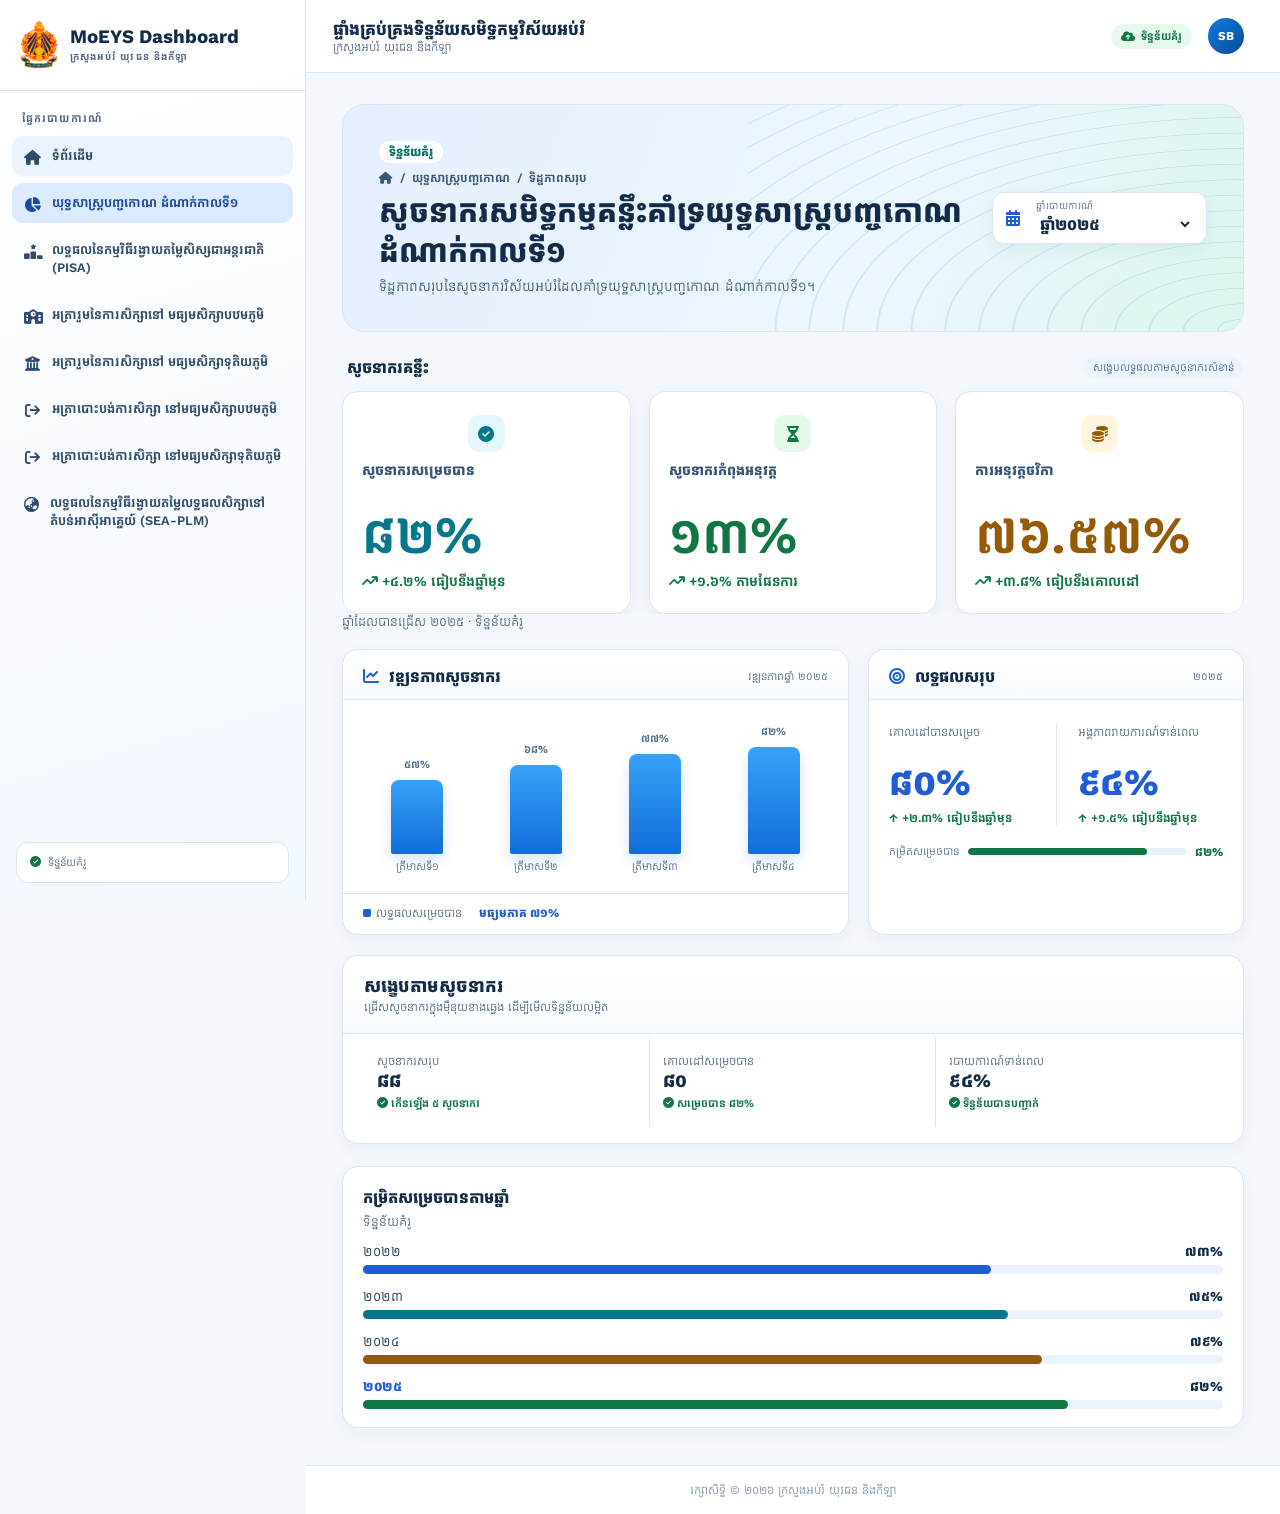
<file: pages/pentagon.html>
<!doctype html>
<html lang="km">
  <head>
    <meta charset="utf-8" />
    <meta name="viewport" content="width=device-width, initial-scale=1" />
    <meta name="theme-color" content="#096bcf" />
    <title>សូចនាករសមិទ្ធកម្មគន្លឹះ - MoEYS</title>

    <link rel="preconnect" href="https://fonts.googleapis.com" />
    <link rel="preconnect" href="https://fonts.gstatic.com" crossorigin />
    <link
      href="https://fonts.googleapis.com/css2?family=Kantumruy+Pro:wght@300;400;500;600;700&display=swap"
      rel="stylesheet"
    />
    <link
      rel="stylesheet"
      href="https://cdnjs.cloudflare.com/ajax/libs/font-awesome/6.7.2/css/all.min.css"
    />
    <link rel="stylesheet" href="../css/theme.css" />
    <link rel="stylesheet" href="../css/pentagon.css" />
    <link rel="stylesheet" href="../css/dashboard-layout.css" />
    <link rel="stylesheet" href="../css/dashboard-charts.css" />
  </head>
  <body>
    <div class="report-shell">
      <aside
        class="report-sidebar"
        id="reportSidebar"
        aria-label="ម៉ឺនុយសូចនាករ"
      >
        <a class="report-brand" href="../index.html">
          <img
            class="brand-log"
            height="50"
            src="../img/MoEYS_LOGO.png"
            alt="MoEYS Logo"
          />
          <span
            ><strong>MoEYS Dashboard</strong
            ><small>ក្រសួងអប់រំ យុវជន និងកីឡា</small></span
          >
        </a>

        <nav class="indicator-nav">
          <p>ផ្នែករបាយការណ៍</p>
          <a href="../index.html" class="indicator-link home-link"
            ><i class="fa-solid fa-house"></i><span>ទំព័រដើម</span></a
          >
          <a class="indicator-link" href="pentagon.html?indicator=overview" data-indicator="overview">
            <i class="fa-solid fa-chart-pie"></i
            ><span>យុទ្ធសាស្ត្របញ្ចកោណ ដំណាក់កាលទី១</span>
          </a>
          <a class="indicator-link" href="pentagon.html?indicator=pisa" data-indicator="pisa">
            <i class="fa-solid fa-ranking-star"></i
            ><span>លទ្ធផលនៃកម្មវិធីរង្វាយតម្លៃសិស្សជាអន្តរជាតិ (PISA)</span>
          </a>
          <a class="indicator-link" href="lower-enrollment.html" data-indicator="lowerEnrollment"><i class="fa-solid fa-school"></i
            ><span>អត្រារួមនៃការសិក្សានៅ មធ្យមសិក្សាបឋមភូមិ</span></a>
          <a class="indicator-link" href="lower-enrollment.html?indicator=upperEnrollment" data-indicator="upperEnrollment">
            <i class="fa-solid fa-building-columns"></i
            ><span>អត្រារួមនៃការសិក្សានៅ មធ្យមសិក្សាទុតិយភូមិ</span>
          </a>
          <a class="indicator-link" href="lower-enrollment.html?indicator=lowerDropout" data-indicator="lowerDropout">
            <i class="fa-solid fa-arrow-right-from-bracket"></i
            ><span>អត្រាបោះបង់ការសិក្សា នៅមធ្យមសិក្សាបឋមភូមិ</span>
          </a>
          <a class="indicator-link" href="lower-enrollment.html?indicator=upperDropout" data-indicator="upperDropout">
            <i class="fa-solid fa-arrow-right-from-bracket"></i
            ><span>អត្រាបោះបង់ការសិក្សា នៅមធ្យមសិក្សាទុតិយភូមិ</span>
          </a>
          <a class="indicator-link" href="pentagon.html?indicator=seaplm" data-indicator="seaplm">
            <i class="fa-solid fa-earth-asia"></i
            ><span
              >លទ្ធផលនៃកម្មវិធីរង្វាយតម្លៃលទ្ធផលសិក្សានៅតំបន់អាស៊ីអាគ្នេយ៍
              (SEA-PLM)</span
            >
          </a>
        </nav>

        <div class="sidebar-status">
          <i class="fa-solid fa-circle-check"></i
          ><span>ទិន្នន័យគំរូ</span>
        </div>
      </aside>
      <div class="sidebar-mask" id="sidebarMask"></div>

      <main class="report-main">
        <header class="report-header">
          <button
            class="mobile-menu"
            id="mobileMenu"
            type="button"
            aria-label="បើកម៉ឺនុយ"
          >
            <i class="fa-solid fa-bars"></i>
          </button>
          <div class="header-title">
            <strong>ផ្ទាំងគ្រប់គ្រងទិន្នន័យសមិទ្ធកម្មវិស័យអប់រំ</strong
            ><span>ក្រសួងអប់រំ យុវជន និងកីឡា</span>
          </div>
          <div class="header-user">
            <span class="year-status"
              ><i class="fa-solid fa-cloud-arrow-up"></i> ទិន្នន័យគំរូ</span
            ><span class="user-avatar">SB</span>
          </div>
        </header>

        <section class="report-content">
          <div class="report-hero">
            <div>
              <span class="sample-label">ទិន្នន័យគំរូ</span>
              <div class="report-crumb">
                <i class="fa-solid fa-house"></i><span>/</span
                ><span>យុទ្ធសាស្ត្របញ្ចកោណ</span><span>/</span
                ><span id="crumbTitle">PISA</span>
              </div>
              <h1 id="pageTitle">
                លទ្ធផលនៃកម្មវិធីរង្វាយតម្លៃសិស្សជាអន្តរជាតិ (PISA)
              </h1>
              <p id="pageDescription">
                បង្ហាញលទ្ធផលសមត្ថភាពសិស្ស
                និងវឌ្ឍនភាពនៃការសិក្សាតាមស្តង់ដារអន្តរជាតិ។
              </p>
            </div>
            <label class="year-select" for="reportYear"
              ><i class="fa-solid fa-calendar-days"></i
              ><span>ឆ្នាំរបាយការណ៍</span
              ><select id="reportYear">
                <option value="2025">ឆ្នាំ២០២៥</option>
                <option value="2024">ឆ្នាំ២០២៤</option>
                <option value="2023">ឆ្នាំ២០២៣</option>
                <option value="2022">ឆ្នាំ២០២២</option>
              </select></label
            >
          </div>

          <section class="highlight-panel">
            <div class="section-label">
              <span><i class="fa-solid fa-sparkles"></i> សូចនាករគន្លឹះ</span
              ><small id="sectionCaption">លទ្ធផលវាយតម្លៃ PISA</small>
            </div>
            <div class="score-grid" id="scoreGrid"></div>
          </section>

          <p class="chart-source-note" id="assessmentChartSource"></p>
          <section id="assessmentChart" class="detail-panel" hidden>
            <header><h2>ពិន្ទុតាមមុខវិជ្ជា</h2></header>
            <div id="assessmentBars" class="assessment-bars"></div>
          </section>

          <section class="performance-grid">
            <article class="performance-card">
              <header>
                <span
                  ><i class="fa-solid fa-chart-line"></i> វឌ្ឍនភាពសូចនាករ</span
                ><small id="trendLabel">តាមត្រីមាស</small>
              </header>
              <div class="mini-chart" id="miniChart"></div>
              <footer>
                <span><i class="legend-square"></i>លទ្ធផលសម្រេចបាន</span
                ><strong id="averageValue"></strong>
              </footer>
            </article>
            <article class="performance-card outcome-card">
              <header>
                <span><i class="fa-solid fa-bullseye"></i> លទ្ធផលសរុប</span
                ><small id="outcomeYear">២០២៥</small>
              </header>
              <div class="outcome-row">
                <div>
                  <span class="outcome-label" id="outcomeLeftLabel"></span
                  ><strong id="outcomeLeftValue"></strong
                  ><small id="outcomeLeftTrend"></small>
                </div>
                <div>
                  <span class="outcome-label" id="outcomeRightLabel"></span
                  ><strong id="outcomeRightValue"></strong
                  ><small id="outcomeRightTrend"></small>
                </div>
              </div>
              <div class="completion">
                <span>កម្រិតសម្រេចបាន</span>
                <div><i id="completionBar"></i></div>
                <strong id="completionValue"></strong>
              </div>
            </article>
          </section>

          <section class="detail-panel">
            <header>
              <div>
                <h2>សង្ខេបតាមសូចនាករ</h2>
                <p>ជ្រើសសូចនាករក្នុងម៉ឺនុយខាងឆ្វេង ដើម្បីមើលទិន្នន័យលម្អិត</p>
              </div>
            </header>
            <div class="detail-list" id="detailList"></div>
          </section>
          <section class="dashboard-viz" id="extraCharts" aria-label="ក្រាហ្វបន្ថែម"></section>
        </section>
        <footer class="report-footer">
          រក្សាសិទ្ធិ © ២០២៦ ក្រសួងអប់រំ យុវជន និងកីឡា
        </footer>
      </main>
    </div>
    <script src="../js/dashboard-charts.js"></script>
    <script src="../js/pentagon.js"></script>
  </body>
</html>
</file>
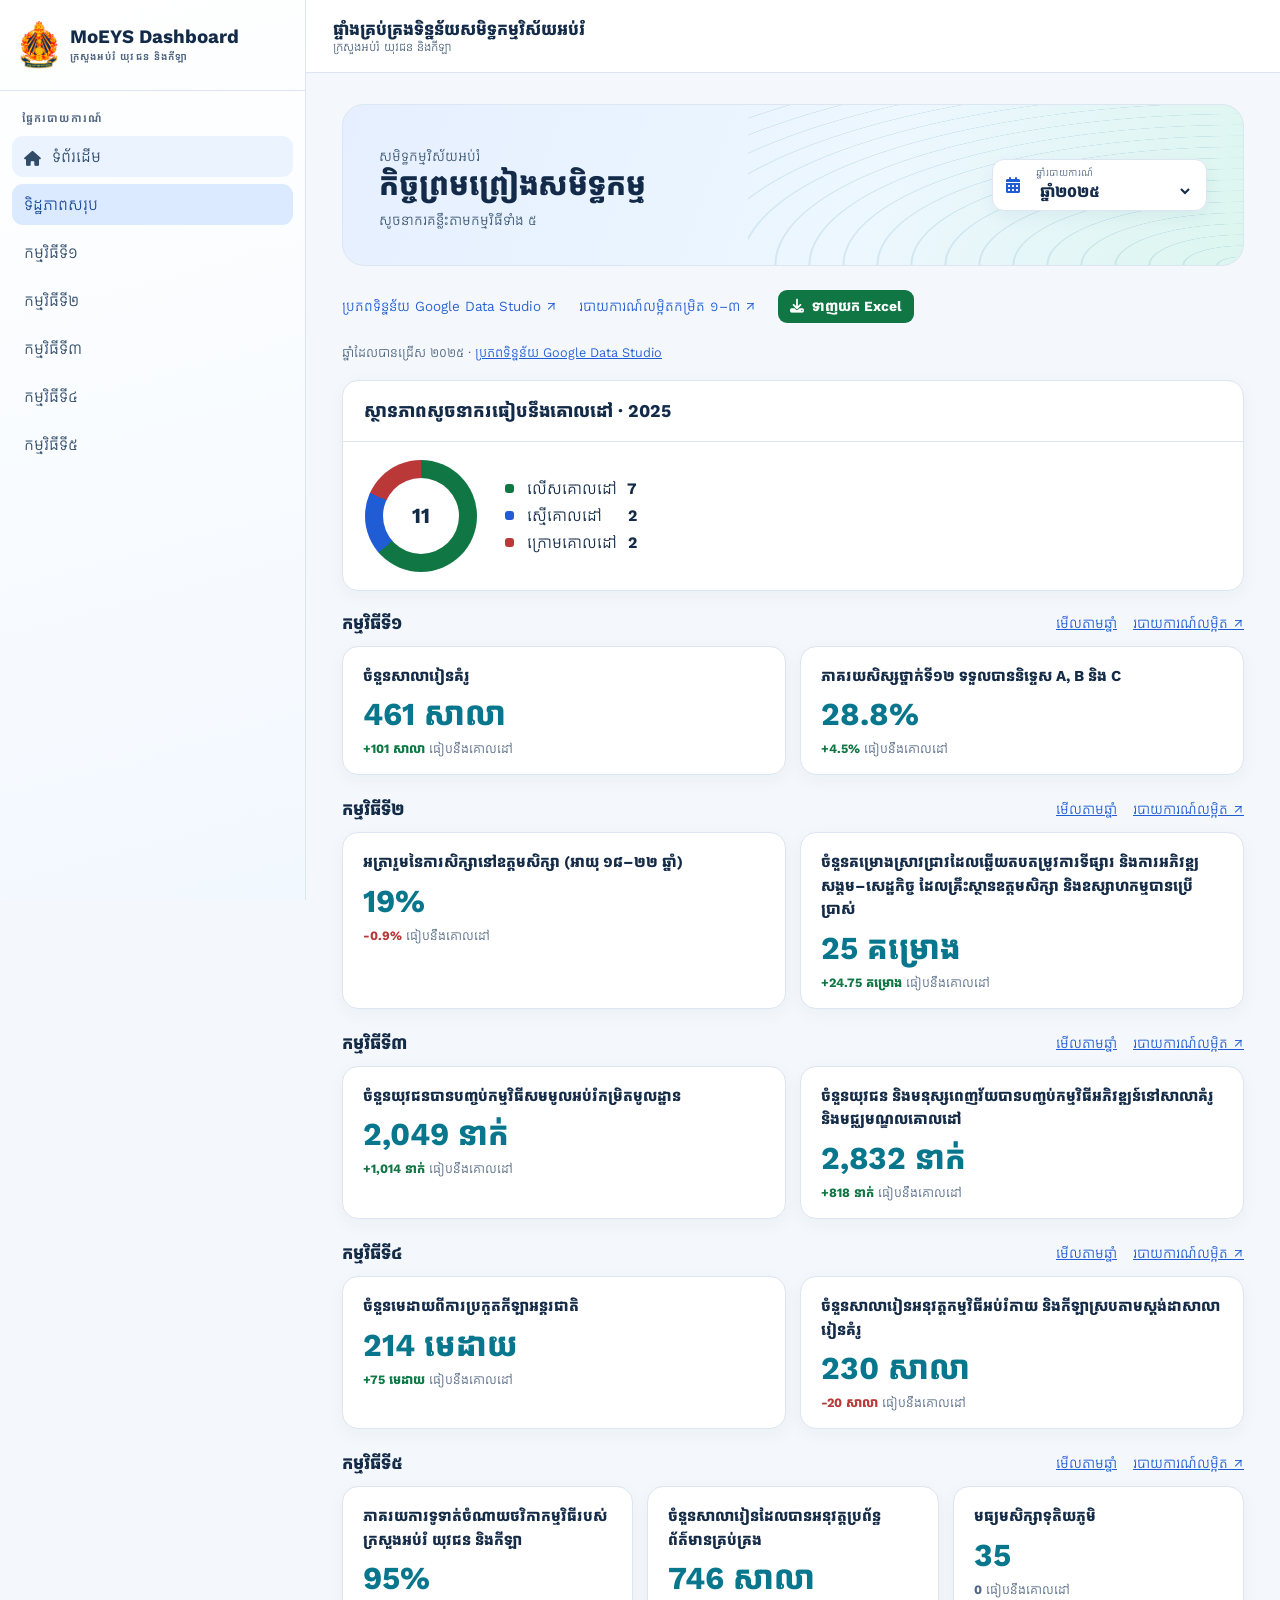
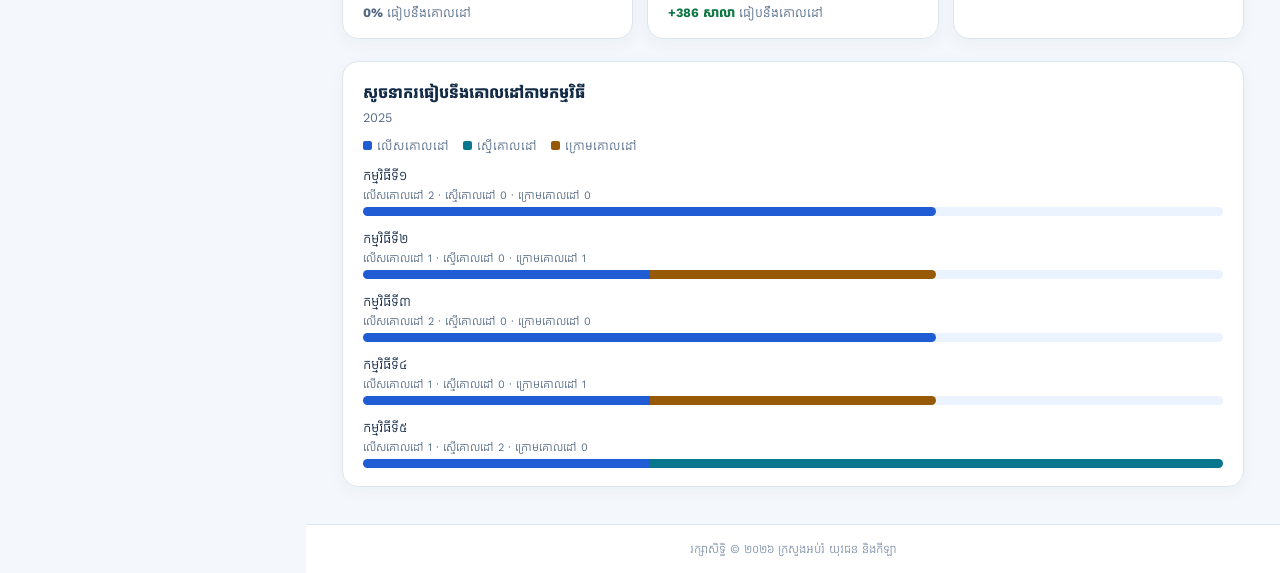
<file: pages/performance-agreement.html>
<!doctype html>
<html lang="km">
  <head>
    <meta charset="utf-8" />
    <meta name="viewport" content="width=device-width, initial-scale=1" />
    <meta name="theme-color" content="#096bcf" />
    <title>កិច្ចព្រមព្រៀងសមិទ្ធកម្ម | MoEYS</title>

    <link rel="preconnect" href="https://fonts.googleapis.com" />
    <link rel="preconnect" href="https://fonts.gstatic.com" crossorigin />
    <link
      href="https://fonts.googleapis.com/css2?family=Kantumruy+Pro:wght@300;400;500;600;700&display=swap"
      rel="stylesheet"
    />
    <link
      rel="stylesheet"
      href="https://cdnjs.cloudflare.com/ajax/libs/font-awesome/6.7.2/css/all.min.css"
    />
    <link rel="stylesheet" href="../css/theme.css" />
    <link rel="stylesheet" href="../css/pentagon.css" />
    <link rel="stylesheet" href="../css/national-plan.css" />
    <link rel="stylesheet" href="../css/excel-export.css" />
    <link rel="stylesheet" href="../css/education-strategy.css" />
    <link rel="stylesheet" href="../css/dashboard-charts.css" />
  </head>
  <body>
    <div class="report-shell">
      <aside
        class="report-sidebar"
        id="reportSidebar"
        aria-label="ម៉ឺនុយសូចនាករ"
      >
        <a class="report-brand" href="../index.html">
          <img
            class="brand-log"
            height="50"
            src="../img/MoEYS_LOGO.png"
            alt="MoEYS Logo"
          />
          <span
            ><strong>MoEYS Dashboard</strong
            ><small>ក្រសួងអប់រំ យុវជន និងកីឡា</small></span
          >
        </a>

        <nav class="indicator-nav" aria-label="កម្មវិធីកិច្ចព្រមព្រៀងសមិទ្ធកម្ម">
          <p>ផ្នែករបាយការណ៍</p>
          <a href="../index.html" class="indicator-link home-link"><i class="fa-solid fa-house" aria-hidden="true"></i> ទំព័រដើម</a>
          <a class="indicator-link" data-program="0" href="performance-agreement.html">ទិដ្ឋភាពសរុប</a>
          <a class="indicator-link" data-program="1" href="?program=1">កម្មវិធីទី១</a>
          <a class="indicator-link" data-program="2" href="?program=2">កម្មវិធីទី២</a>
          <a class="indicator-link" data-program="3" href="?program=3">កម្មវិធីទី៣</a>
          <a class="indicator-link" data-program="4" href="?program=4">កម្មវិធីទី៤</a>
          <a class="indicator-link" data-program="5" href="?program=5">កម្មវិធីទី៥</a>
        </nav>
      </aside>
      <div class="sidebar-mask" id="sidebarMask"></div>

      <main class="report-main">
        <header class="report-header">
          <button
            class="mobile-menu"
            id="mobileMenu" aria-expanded="false" aria-controls="reportSidebar"
            type="button"
            aria-label="បើកម៉ឺនុយ"
          >
            <i class="fa-solid fa-bars"></i>
          </button>
          <div class="header-title">
            <strong>ផ្ទាំងគ្រប់គ្រងទិន្នន័យសមិទ្ធកម្មវិស័យអប់រំ</strong
            ><span>ក្រសួងអប់រំ យុវជន និងកីឡា</span>
          </div>
        </header>

        <section class="report-content">
          <div class="report-hero national-hero">
            <div>
              <p>សមិទ្ធកម្មវិស័យអប់រំ</p>
              <h1 id="nationalTitle">កិច្ចព្រមព្រៀងសមិទ្ធកម្ម</h1>
              <p>សូចនាករគន្លឹះតាមកម្មវិធីទាំង ៥</p>
            </div>
            <label class="year-select" for="strategyYear">
              <i class="fa-solid fa-calendar-days" aria-hidden="true"></i>
              <span>ឆ្នាំរបាយការណ៍</span>
              <select id="strategyYear">
                <option value="2024">ឆ្នាំ២០២៤</option>
                <option value="2025" selected>ឆ្នាំ២០២៥</option>
                <option value="2026">ឆ្នាំ២០២៦</option>
                <option value="2027">ឆ្នាំ២០២៧</option>
                <option value="2028">ឆ្នាំ២០២៨</option>
              </select>
            </label>
          </div>
          <div class="national-toolbar">
            <a id="strategySource" href="https://datastudio.google.com/reporting/8d355b90-36f9-4edb-a1a1-096dad04aba9/page/p_8p81dd7y0d" target="_blank" rel="noopener noreferrer">ប្រភពទិន្នន័យ Google Data Studio ↗</a>
            <label class="strategy-chart-control">
              ប្រភេទក្រាហ្វ
              <select id="strategyChartType">
                <option value="bar">ក្រាហ្វសសរ</option>
                <option value="line">ក្រាហ្វបន្ទាត់</option>
              </select>
            </label>
            <a href="https://datastudio.google.com/reporting/e14e671b-d9ea-4a8b-b9ec-868467e2834b" target="_blank" rel="noopener noreferrer">របាយការណ៍លម្អិតកម្រិត ១–៣ ↗</a>
            <button class="excel-export" id="strategyExcel" type="button"><i class="fa-solid fa-download" aria-hidden="true"></i> ទាញយក Excel</button>
          </div>
          <p id="strategyStatus" role="status"></p>
          <p class="chart-source-note" id="strategyChartSource"></p>
          <div id="strategyResults"></div>
          <section class="dashboard-viz" id="extraCharts" aria-label="ក្រាហ្វបន្ថែម"></section>
        </section>
        <footer class="report-footer">
          រក្សាសិទ្ធិ © ២០២៦ ក្រសួងអប់រំ យុវជន និងកីឡា
        </footer>
      </main>
    </div>
    <script src="../js/excel-export.js"></script>
    <script src="../js/dashboard-charts.js"></script>
    <script src="../js/performance-agreement-data.js"></script>
    <script src="../js/education-strategy.js"></script>
  </body>
</html>
</file>
<file: css/theme.css>
:root {
  --navy: #132b49;
  --blue: #205cd4;
  --blue-dark: var(--navy);
  --blue-soft: #eaf3ff;
  --ink: #142b47;
  --muted: #506681;
  --line: #dce5f0;
  --surface: #ffffff;
  --page: #f4f8fc;
  --shadow: 0 5px 18px rgba(16, 39, 68, .045);
  --sidebar-bg: linear-gradient(165deg, #ffffff, #f2f8ff);
  --sidebar-active: #dbeaff;
  --sidebar-active-text: #194b9e;
  --sidebar-text: #314c69;
  --hero-bg: linear-gradient(110deg, #e5efff, #edf7ff 58%, #dcf6ef);
  --hero-text: #3e5873;
  --hero-accent: #087061;
  --hero-pattern: #28769b20;
  --chart-blue: linear-gradient(180deg, #36a2f7, #116dd9);
  --teal: #08778d;
  --teal-soft: #e4f7fb;
  --green: #107744;
  --green-soft: #e4f8ec;
  --amber: #965a06;
  --amber-soft: #fff5df;
  --red: #ba3838;
}

:focus-visible { outline: 2px solid #3679e9; outline-offset: 3px; }
.sidebar :focus-visible, .report-sidebar :focus-visible { outline-color: var(--blue); }
</file>
<file: css/style.css>
* { box-sizing: border-box; }
html { min-width: 320px; }
body {
  min-height: 100vh;
  margin: 0;
  color: var(--ink);
  background: var(--page);
  font-family: "Kantumruy Pro", "Noto Sans Khmer", sans-serif;
  font-size: 15px;
}
button, select { font: inherit; }
button { cursor: pointer; }
.app-shell { min-height: 100vh; }

/* Sidebar */
.sidebar {
  position: fixed;
  z-index: 30;
  inset: 0 auto 0 0;
  display: flex;
  flex-direction: column;
  width: 272px;
  color: var(--sidebar-text);
  background: var(--sidebar-bg); border-inline-end: 1px solid var(--line);
  box-shadow: 6px 0 26px rgba(3, 36, 71, .16);
  transition: width .25s ease, transform .25s ease;
}
.brand { display: flex; align-items: center; gap: 12px; min-height: 92px; padding: 18px 23px; color: var(--navy); border-bottom: 1px solid var(--line); text-decoration: none; }
.brand-mark { display: grid; flex: 0 0 43px; width: 43px; height: 43px; place-items: center; color: #0d4b85; background: #fff; border-radius: 13px; box-shadow: 0 6px 15px rgba(0,0,0,.14); font-size: 22px; }
.brand-name { display: block; font-size: 20px; font-weight: 700; line-height: 1.1; }
.brand-subtitle { display: block; margin-top: 3px; color: var(--muted); font-size: 11px; letter-spacing: .08em; }
.sidebar-nav { padding: 22px 13px; }
.nav-caption { margin: 0 11px 11px; color: var(--muted); font-size: 11px; font-weight: 600; letter-spacing: .1em; text-transform: uppercase; }
.nav-list { display: grid; gap: 5px; padding: 0; margin: 0; list-style: none; }
.nav-link { display: flex; align-items: center; gap: 13px; width: 100%; padding: 11px 12px; color: var(--sidebar-text); border: 0; border-radius: 10px; background: transparent; text-align: left; text-decoration: none; transition: .2s ease; }
.nav-link:hover { color: var(--sidebar-active-text); background: var(--blue-soft); }
.nav-link.active { color: var(--sidebar-active-text); background: var(--sidebar-active); }
.nav-link i { width: 18px; text-align: center; font-size: 16px; }
.nav-link span { font-size: 14px; line-height: 1.35; }
.sidebar-footer { display: flex; align-items: center; gap: 9px; margin: auto 18px 19px; padding: 13px; color: var(--muted); border: 1px solid var(--line); border-radius: 12px; background: var(--surface); font-size: 12px; }
.sidebar-footer i { color: var(--green); }

/* Header and page layout */
.main { min-height: 100vh; margin-left: 272px; transition: margin .25s ease; }
.topbar { position: sticky; z-index: 20; top: 0; display: flex; align-items: center; justify-content: space-between; min-height: 72px; padding: 0 34px 0 25px; border-bottom: 1px solid var(--line); background: rgba(255,255,255,.92); backdrop-filter: blur(12px); }
.topbar-left, .topbar-right, .profile { display: flex; align-items: center; }
.topbar-left { gap: 16px; }
.topbar-right { gap: 16px; }
.menu-toggle { display: grid; width: 39px; height: 39px; place-items: center; color: var(--navy); border: 1px solid var(--line); border-radius: 10px; background: #fff; font-size: 16px; transition: .2s ease; }
.menu-toggle:hover { color: #fff; border-color: var(--blue); background: var(--blue); }
.page-title { margin: 0; color: var(--navy); font-size: 17px; font-weight: 600; }
.page-kicker { display: block; margin-top: 1px; color: var(--muted); font-size: 12px; }
.notification { position: relative; display: grid; width: 38px; height: 38px; place-items: center; color: #57718d; border: 0; border-radius: 10px; background: #f2f7fc; }
.notification::after { position: absolute; top: 8px; right: 9px; width: 7px; height: 7px; content: ""; border: 2px solid #fff; border-radius: 50%; background: #f04444; }
.profile { gap: 9px; padding-left: 16px; border-left: 1px solid var(--line); }
.avatar { display: grid; width: 35px; height: 35px; place-items: center; color: #fff; border-radius: 50%; background: linear-gradient(135deg, #1e8af8, #0758b7); font-size: 13px; font-weight: 700; }
.profile-name { color: var(--ink); font-size: 13px; font-weight: 600; }
.profile-role { display: block; color: var(--muted); font-size: 11px; }
.content { max-width: 1500px; padding: 30px 34px 36px; margin: 0 auto; }
.hero { display: flex; align-items: flex-end; justify-content: space-between; gap: 25px; margin-bottom: 25px; }
.breadcrumb { display: flex; align-items: center; gap: 7px; margin-bottom: 5px; color: var(--blue); font-size: 12px; font-weight: 600; }
.hero h1 { margin: 0; color: var(--navy); font-size: clamp(23px, 2.3vw, 31px); line-height: 1.25; }
.hero p { max-width: 620px; margin: 7px 0 0; color: var(--muted); font-size: 14px; }
.filter-panel { display: flex; align-items: center; gap: 12px; min-width: 242px; padding: 8px 11px 8px 14px; border: 1px solid var(--line); border-radius: 12px; background: var(--surface); box-shadow: 0 6px 18px rgba(34,68,106,.05); }
.filter-panel i { color: var(--blue); }
.filter-panel label { display: block; color: var(--muted); font-size: 11px; line-height: 1.2; }
.filter-panel select { width: 116px; padding: 2px 20px 2px 0; color: var(--navy); border: 0; background: transparent; font-weight: 700; }

/* Report modules */
.module-switcher { display: grid; grid-template-columns: repeat(4, minmax(0, 1fr)); gap: 12px; margin: 0 0 24px; }
.module-button { display: flex; align-items: center; gap: 11px; min-height: 68px; padding: 11px 13px; color: #5d7188; border: 1px solid var(--line); border-radius: 13px; background: #fff; box-shadow: 0 5px 14px rgba(34,68,106,.04); text-align: left; text-decoration: none; transition: .2s ease; }
.module-button:hover { border-color: #b5d6fb; box-shadow: 0 9px 18px rgba(34,68,106,.09); transform: translateY(-2px); }
.module-button.active { color: var(--navy); border-color: #90c4f8; background: linear-gradient(135deg, #f1f8ff, #fff); box-shadow: 0 9px 20px rgba(22,131,237,.11); }
.module-button i { display: grid; flex: 0 0 34px; width: 34px; height: 34px; place-items: center; color: var(--module-color); border-radius: 10px; background: var(--module-bg); font-size: 14px; }
.module-button span { font-size: 12px; font-weight: 600; line-height: 1.32; }

/* Summary cards */
.summary-grid { display: grid; grid-template-columns: repeat(3, minmax(0, 1fr)); gap: 19px; margin-bottom: 25px; }
.metric-card { position: relative; min-height: 157px; padding: 22px; overflow: hidden; border: 1px solid var(--line); border-radius: 16px; background: var(--surface); box-shadow: var(--shadow); }
.metric-card::after { position: absolute; right: -29px; bottom: -38px; width: 128px; height: 128px; content: ""; border-radius: 50%; background: var(--card-wash); }
.metric-top { position: relative; z-index: 1; display: flex; align-items: flex-start; justify-content: space-between; gap: 10px; }
.metric-icon { display: grid; width: 46px; height: 46px; place-items: center; color: #fff; border-radius: 13px; background: var(--card-color); box-shadow: 0 8px 18px var(--card-shadow); font-size: 19px; }
.metric-label { margin: 10px 0 3px; color: var(--muted); font-size: 13px; }
.metric-number { margin: 0; color: var(--card-color); font-size: 27px; font-weight: 700; line-height: 1.1; }
.metric-trend { display: inline-flex; align-items: center; gap: 4px; padding: 5px 8px; color: var(--card-color); border-radius: 20px; background: var(--card-wash); font-size: 11px; font-weight: 600; white-space: nowrap; }
.metric-progress { position: relative; z-index: 1; height: 5px; margin-top: 17px; overflow: hidden; border-radius: 99px; background: #edf2f7; }
.metric-progress span { display: block; height: 100%; width: var(--progress); border-radius: inherit; background: var(--card-color); transition: width .45s ease; }
.budget { --card-color: var(--teal); --card-wash: var(--teal-soft); --card-shadow: rgba(20,156,188,.22); --progress: 77%; }
.program { --card-color: var(--green); --card-wash: var(--green-soft); --card-shadow: rgba(24,169,87,.22); --progress: 91%; }
.subprogram { --card-color: var(--amber); --card-wash: var(--amber-soft); --card-shadow: rgba(237,155,0,.22); --progress: 75%; }

/* Chart panels */
.dashboard-grid { display: grid; grid-template-columns: minmax(0, 1.55fr) minmax(290px, .85fr); gap: 20px; }
.panel { border: 1px solid var(--line); border-radius: 16px; background: var(--surface); box-shadow: var(--shadow); }
.panel-header { display: flex; align-items: flex-start; justify-content: space-between; gap: 15px; padding: 21px 22px 17px; border-bottom: 1px solid var(--line); }
.panel-title { margin: 0; color: var(--navy); font-size: 18px; font-weight: 700; }
.panel-caption { margin: 3px 0 0; color: var(--muted); font-size: 12px; }
.pill { padding: 5px 10px; color: var(--blue); border-radius: 30px; background: #eaf3ff; font-size: 11px; font-weight: 600; white-space: nowrap; }
.chart-wrap { padding: 22px 22px 15px; }
.chart { display: flex; align-items: end; gap: clamp(11px, 2vw, 23px); height: 215px; padding: 14px 8px 0; border-bottom: 1px solid #dce7f1; }
.bar-group { display: grid; flex: 1; height: 100%; min-width: 24px; grid-template-rows: 1fr auto; gap: 8px; }
.bar-area { display: flex; align-items: end; justify-content: center; height: 100%; }
.bar { position: relative; width: min(46px, 100%); height: var(--bar-height); min-height: 16px; border-radius: 8px 8px 2px 2px; background: var(--chart-blue); box-shadow: 0 6px 12px rgba(19,114,221,.17); transition: height .45s ease; }
.bar::before { position: absolute; top: -23px; left: 50%; content: attr(data-value); color: #58718e; font-size: 11px; font-weight: 600; white-space: nowrap; transform: translateX(-50%); }
.bar-label { color: var(--muted); font-size: 11px; text-align: center; }
.chart-foot { display: flex; align-items: center; gap: 19px; padding: 13px 0 0; color: var(--muted); font-size: 12px; }
.legend-dot { display: inline-block; width: 8px; height: 8px; margin-right: 5px; border-radius: 50%; background: var(--blue); }
.progress-panel { padding-bottom: 10px; }
.donut-area { display: grid; padding: 25px 25px 20px; place-items: center; }
.donut { position: relative; display: grid; width: 161px; height: 161px; place-items: center; border-radius: 50%; background: conic-gradient(var(--green) 0 91%, var(--line) 91% 100%); }
.donut::before { width: 117px; height: 117px; content: ""; border-radius: 50%; background: #fff; box-shadow: inset 0 0 0 1px #f2f5f8; }
.donut-text { position: absolute; display: grid; place-items: center; line-height: 1.05; text-align: center; }
.donut-text strong { color: var(--green); font-size: 25px; }
.donut-text span { margin-top: 4px; color: var(--muted); font-size: 11px; }
.status-list { display: grid; gap: 11px; padding: 0 22px 18px; }
.status-row { display: flex; align-items: center; justify-content: space-between; color: #5d7188; font-size: 13px; }
.status-row strong { color: var(--ink); font-weight: 600; }
.status-key { display: inline-flex; align-items: center; gap: 7px; }
.status-key i { width: 8px; height: 8px; border-radius: 50%; background: var(--key-color); }

/* Recent activity and footer */
.activity { grid-column: 1 / -1; }
.activity-list { display: grid; grid-template-columns: repeat(3, 1fr); padding: 5px 22px 17px; }
.activity-item { display: flex; gap: 11px; padding: 15px 12px; border-right: 1px solid var(--line); }
.activity-item:last-child { border-right: 0; }
.activity-icon { display: grid; flex: 0 0 33px; width: 33px; height: 33px; place-items: center; color: var(--activity-color); border-radius: 10px; background: var(--activity-bg); font-size: 13px; }
.activity-item p { margin: 0; color: #4f647c; font-size: 12px; line-height: 1.45; }
.activity-item time { display: block; margin-top: 3px; color: #91a0b1; font-size: 11px; }
.footer { padding: 16px 34px; margin-top: auto; color: #8292a5; border-top: 1px solid var(--line); background: #fff; font-size: 12px; text-align: center; }
.footer strong { color: #566f8a; }

/* Collapsed sidebar */
body.sidebar-collapsed .sidebar { width: 80px; }
body.sidebar-collapsed .brand { justify-content: center; padding: 18px; }
body.sidebar-collapsed .brand-details, body.sidebar-collapsed .nav-caption, body.sidebar-collapsed .nav-link span, body.sidebar-collapsed .sidebar-footer span { display: none; }
body.sidebar-collapsed .sidebar-nav { padding-inline: 13px; }
body.sidebar-collapsed .nav-link { justify-content: center; padding-inline: 10px; }
body.sidebar-collapsed .sidebar-footer { justify-content: center; margin-inline: 12px; }
body.sidebar-collapsed .main { margin-left: 80px; }

@media (max-width: 1100px) {
  .summary-grid { gap: 14px; }
  .content { padding: 25px; }
  .topbar { padding-right: 25px; }
}
@media (max-width: 850px) {
  .sidebar { width: 252px; transform: translateX(-100%); }
  .main, body.sidebar-collapsed .main { margin-left: 0; }
  body.sidebar-open .sidebar { transform: translateX(0); }
  .sidebar-backdrop { position: fixed; z-index: 25; inset: 0; visibility: hidden; opacity: 0; background: rgba(3,24,48,.45); transition: .2s ease; }
  body.sidebar-open .sidebar-backdrop { visibility: visible; opacity: 1; }
  .summary-grid { grid-template-columns: 1fr; }
  .module-switcher { grid-template-columns: repeat(2, 1fr); }
  .metric-card { min-height: 137px; }
  .dashboard-grid { grid-template-columns: 1fr; }
}
@media (max-width: 600px) {
  .topbar { min-height: 63px; padding: 0 16px; }
  .page-title { font-size: 14px; }
  .page-kicker, .notification, .profile > div { display: none; }
  .profile { padding-left: 0; border: 0; }
  .content { padding: 22px 16px 28px; }
  .hero { display: block; margin-bottom: 20px; }
  .hero h1 { font-size: 23px; }
  .filter-panel { width: 100%; margin-top: 18px; justify-content: space-between; }
  .filter-panel select { width: auto; }
  .module-switcher { gap: 9px; }
  .module-button { min-height: 59px; padding: 9px; gap: 8px; }
  .module-button i { flex-basis: 30px; width: 30px; height: 30px; }
  .module-button span { font-size: 11px; }
  .panel-header { padding: 18px 17px 15px; }
  .chart-wrap { padding: 18px 15px 12px; }
  .chart { gap: 8px; height: 180px; }
  .bar::before { font-size: 9px; }
  .bar-label { font-size: 10px; }
  .activity-list { grid-template-columns: 1fr; padding-inline: 17px; }
  .activity-item { padding-inline: 0; border-right: 0; border-bottom: 1px solid var(--line); }
  .activity-item:last-child { border-bottom: 0; }
  .footer { padding: 15px 16px; }
}

/* Dashboard overview */
.sidebar {
  box-shadow: none;
}
.sidebar-nav { overflow-y: auto; }
.nav-list { gap: 8px; }
.nav-link { min-height: 48px; }
.nav-link span { line-height: 1.55; }
.topbar { min-height: 66px; }
.menu-toggle { flex-shrink: 0; }
.hero {
  position: relative;
  isolation: isolate;
  align-items: center;
  min-height: 190px;
  padding: clamp(22px, 3.4vw, 44px);
  overflow: hidden;
  border-radius: 22px;
  color: var(--navy);
  border: 1px solid var(--line);
  background: var(--hero-bg);
}
.hero::after {
  position: absolute;
  z-index: -1;
  inset: 0 0 0 40%;
  pointer-events: none;
  content: "";
  background: repeating-radial-gradient(ellipse at 98% 110%, transparent 0 23px, var(--hero-pattern) 24px 25px, transparent 26px 35px);
  mask-image: linear-gradient(90deg, transparent, #000 65%);
}
.hero h1 { color: var(--navy); font-size: clamp(25px, 3vw, 42px); line-height: 1.4; }
.hero p { color: var(--hero-text); line-height: 1.7; }
.hero .hero-label { margin: 0 0 8px; color: var(--hero-accent); font-size: 13px; font-weight: 700; }
.filter-panel { min-width: 200px; padding-block: 13px; }
.filter-panel label { font-size: 12px; }
.report-modules h2 { margin: 0 0 12px; font-size: 18px; }
.module-card {
  display: flex;
  flex-direction: column;
  min-width: 0;
  padding: 5px 12px 10px;
  border: 1px solid var(--line);
  border-radius: 15px;
  background: var(--surface);
  box-shadow: var(--shadow);
}
.module-card .module-button {
  flex: 1;
  width: 100%;
  padding-inline: 0;
  border: 0;
  background: transparent;
  color: var(--ink);
  box-shadow: none;
  transform: none;
}
.module-card .module-button:is(:hover, .active) { color: var(--blue); }
.module-button span { font-size: 13px; line-height: 1.55; }
.source-link {
  display: flex;
  align-items: center;
  justify-content: space-between;
  gap: 10px;
  padding: 9px 2px 1px;
  border-top: 1px solid var(--line);
  color: var(--blue);
  font-size: 12px;
  text-decoration: none;
}
.source-link:hover { text-decoration: underline; }
.metric-card { min-height: 150px; }
.metric-card::after { display: none; }
.metric-number { font-size: clamp(27px, 2.8vw, 38px); }
.chart {
  background: repeating-linear-gradient(to top, transparent 0 calc(25% - 1px), #dce5f0 calc(25% - 1px) 25%);
}
.bar::before { color: var(--ink); font-size: 12px; }
@media (max-width: 1100px) {
  .module-switcher { grid-template-columns: repeat(2, minmax(0, 1fr)); }
}
@media (max-width: 850px) {
  body.sidebar-collapsed .sidebar { width: 252px; }
  body.sidebar-collapsed .brand { justify-content: flex-start; }
  body.sidebar-collapsed .nav-link { justify-content: flex-start; }
  body.sidebar-collapsed :is(.brand-details, .nav-caption, .nav-link span, .sidebar-footer span) { display: block; }
}
@media (max-width: 600px) {
  .filter-panel { justify-content: flex-start; }
}
@media (prefers-reduced-motion: reduce) {
  *, *::before, *::after { transition: none !important; }
}

.dashboard-topbar { gap: 12px; }

.indicator-search {
  position: relative;
  flex: 0 1 clamp(210px, 24vw, 360px);
  min-width: 0;
  margin-inline-start: auto;
}
.indicator-search > i {
  position: absolute;
  inset-inline-start: 14px;
  top: 50%;
  transform: translateY(-50%);
  color: var(--muted);
  font-size: .875rem;
  pointer-events: none;
}
.indicator-search input {
  width: 100%;
  min-height: 42px;
  padding: 8px 14px 8px 38px;
  border: 1px solid var(--line);
  border-radius: 24px;
  background: var(--surface);
  color: var(--ink);
  font: inherit;
}
.indicator-search input:focus-visible {
  outline: 2px solid var(--blue);
  outline-offset: 2px;
}
.indicator-search-panel {
  position: absolute;
  inset-inline-end: 0;
  top: calc(100% + 8px);
  width: max(100%, 360px);
  padding: 8px;
  border: 1px solid var(--line);
  border-radius: 14px;
  background: var(--surface);
  box-shadow: 0 12px 30px rgb(25 53 84 / 16%);
}
#indicatorSearchStatus { margin: 4px 10px; color: var(--muted); font-size: .875rem; }
#indicatorMatches {
  max-height: min(290px, 45vh);
  overflow: auto;
  overscroll-behavior: contain;
  list-style: none;
  margin: 0;
  padding: 0 4px;
}
#indicatorMatches a {
  display: grid;
  gap: 3px;
  padding: 10px;
  border-radius: 8px;
  color: var(--navy);
  text-decoration: none;
}
#indicatorMatches a:hover, #indicatorMatches a:focus-visible { background: var(--blue-soft); }
#indicatorMatches small { color: var(--muted); }
.account-button {
  display: inline-flex;
  flex: none;
  align-items: center;
  justify-content: center;
  gap: 8px;
  min-height: 42px;
  padding: 8px 16px;
  border: 0;
  border-radius: 24px;
  background: var(--blue);
  color: #fff;
  font: inherit;
  font-weight: 700;
  white-space: nowrap;
  cursor: pointer;
}
.account-button:hover { background: var(--sidebar-active-text); }
.account-dialog {
  width: min(400px, calc(100% - 32px));
  max-width: none;
  padding: 24px;
  border: 1px solid var(--line);
  border-radius: 18px;
  background: var(--surface);
  color: var(--ink);
  box-shadow: 0 12px 30px rgb(25 53 84 / 16%);
}
.account-dialog::backdrop { background: rgb(19 43 73 / 42%); }
.account-dialog h2 { margin: 0; font-size: 1.25rem; }
.account-dialog p { margin: 10px 0 20px; color: var(--muted); }
.account-dialog form { text-align: end; }
@media (max-width: 680px) {
  .dashboard-topbar {
    display: grid;
    grid-template-columns: minmax(0, 1fr) auto;
    gap: 8px;
    padding-block: 8px;
  }
  .dashboard-topbar .topbar-left { grid-column: 1 / -1; }
  .indicator-search { margin-inline-start: 0; }
  .indicator-search-panel { width: 100%; }
}
</file>
<file: css/dashboard-layout.css>
/* Shared dashboard surfaces and controls */
:is(.hero, .report-hero) {
  position: relative;
  isolation: isolate;
  overflow: hidden;
  border-radius: 22px;
}
.report-hero:not(.national-hero)::after {
  position: absolute;
  inset: 0 0 0 45%;
  z-index: -1;
  content: "";
  background: repeating-radial-gradient(ellipse at 100% 100%, transparent 0 24px, var(--hero-pattern) 25px 26px, transparent 27px 34px);
}
:is(.filter-panel, .year-select) {
  border-color: var(--line);
  background: var(--surface);
}
:is(.filter-panel, .year-select):focus-within {
  border-color: var(--blue);
  box-shadow: 0 0 0 3px var(--blue-soft);
}
:is(.metric-card, .module-card, .panel, .score-card, .performance-card,
    .detail-panel, .enrollment-kpi, .province-panel) {
  border: 1px solid var(--line);
  border-radius: 16px;
  background: var(--surface);
  box-shadow: var(--shadow);
}
:is(.panel-header, .performance-card > header, .detail-panel > header, .province-panel-header) {
  background: linear-gradient(180deg, var(--surface), #f8fbff);
  border-radius: 16px 16px 0 0;
}
:is(.panel-caption, .province-panel-header p, .report-header .header-title span) {
  color: var(--muted);
}
.module-card {
  padding: 8px 14px 10px;
  transition: border-color .18s ease, box-shadow .18s ease;
}
.module-card:hover, .module-card:focus-within {
  border-color: #8db3e5;
  box-shadow: 0 7px 20px #173f7314;
}
.module-card .module-button span { font-size: .875rem; }
.source-link { min-height: 36px; }
.highlight-panel {
  border: 0;
  background: transparent;
  box-shadow: none;
}
.section-label {
  padding: 0 0 12px;
  color: var(--ink);
  background: transparent;
}
.section-label small { color: var(--muted); background: var(--blue-soft); }
.score-grid { padding: 0; }
.score-card::after, .kpi-watermark { display: none; }
.score-card {
  text-align: start;
  align-items: start;
}
.score-card :is(h2, strong, .score-delta) { text-align: start; }
.enrollment-kpi { min-width: 0; }
.enrollment-kpi strong { line-height: 1.25; }
.ranking-row:hover, .ranking-row:focus-visible { background: var(--blue-soft); }
.province-dashboard { align-items: stretch; }
#assessmentChart { margin-top: 20px; }
@media (min-width: 601px) and (max-width: 850px) {
  .summary-grid { grid-template-columns: repeat(3, minmax(0, 1fr)); }
}
@media (max-width: 600px) {
  .section-label { flex-wrap: wrap; gap: 8px; }
  .module-card .module-button span { font-size: .8rem; }
}
</file>
<file: css/dashboard-charts.css>
.dashboard-viz {
  display: grid;
  gap: 16px;
  grid-template-columns: repeat(auto-fit, minmax(min(100%, 370px), 1fr));
  margin-top: 22px;
}
.dashboard-viz:empty { display: none; }
.dashboard-viz-panel {
  min-width: 0;
  padding: 18px 20px;
  border: 1px solid var(--line);
  border-radius: 16px;
  background: var(--surface);
  box-shadow: var(--shadow);
}
.dashboard-viz-panel h2 { margin: 0; color: var(--ink); font-size: 1rem; line-height: 1.6; }
.dashboard-viz-panel p { margin: 4px 0 0; color: var(--muted); font-size: .82rem; }
.dashboard-viz-bars, .dashboard-viz-key { padding: 0; margin: 14px 0 0; list-style: none; }
.dashboard-viz-bars { display: grid; gap: 14px; }
.dashboard-viz-row {
  display: grid;
  grid-template-columns: minmax(0, 1fr) auto;
  gap: 5px 12px;
  align-items: baseline;
  font-size: .85rem;
}
.dashboard-viz-row small { color: var(--muted); grid-column: 1 / -1; }
.dashboard-viz-row strong { color: var(--ink); white-space: nowrap; }
.dashboard-viz-row.is-current > span { color: var(--blue); font-weight: 700; }
.dashboard-viz-track {
  position: relative;
  display: flex;
  grid-column: 1 / -1;
  height: 9px;
  border-radius: 6px;
  background: var(--blue-soft);
}
.dashboard-viz-track span { width: var(--width); background: var(--series); }
.dashboard-viz-track span:first-child { border-radius: 6px 0 0 6px; }
.dashboard-viz-track span:last-of-type { border-radius: 0 6px 6px 0; }
.dashboard-viz-track span:only-of-type { border-radius: 6px; }
.dashboard-viz-track i {
  position: absolute;
  left: var(--marker);
  top: -3px;
  bottom: -3px;
  border-left: 2px solid var(--ink);
}
.dashboard-viz-key { display: flex; flex-wrap: wrap; gap: 6px 14px; color: var(--muted); font-size: .78rem; }
.dashboard-viz-key li { display: inline-flex; align-items: center; gap: 5px; }
.dashboard-viz-key i { width: 9px; height: 9px; border-radius: 2px; background: var(--series); }

.chart-source-note { margin: 0 0 12px; color: var(--muted); font-size: .82rem; }
.chart-source-note a { color: var(--blue); }
.strategy-cards .national-card { scroll-margin-top: 95px; }
.strategy-cards .national-card:target { outline: 2px solid var(--blue); }
</file>
<file: css/pentagon.css>
* {
  box-sizing: border-box;
}
body {
  min-width: 320px;
  min-height: 100vh;
  margin: 0;
  color: var(--ink);
  background: var(--page);
  font-family: "Kantumruy Pro", "Noto Sans Khmer", sans-serif;
}
button,
select {
  font: inherit;
}
button {
  cursor: pointer;
}
.report-shell {
  min-height: 100vh;
}

/* Sidebar */
.report-sidebar {
  position: fixed;
  z-index: 30;
  inset: 0 auto 0 0;
  display: flex;
  flex-direction: column;
  width: 306px;
  color: var(--sidebar-text);
  overflow-y: auto;
  background: var(--sidebar-bg);
  border-inline-end: 1px solid var(--line);
}
.report-brand {
  display: flex;
  align-items: center;
  gap: 12px;
  min-height: 91px;
  padding: 18px 20px;
  color: var(--navy);
  border-bottom: 1px solid var(--line);
  text-decoration: none;
}
.crest {
  display: grid;
  flex: 0 0 46px;
  width: 46px;
  height: 46px;
  place-items: center;
  color: #075ba8;
  border: 2px solid rgba(255, 255, 255, 0.25);
  border-radius: 15px;
  background: #fff;
  box-shadow: 0 5px 12px rgba(0, 0, 0, 0.12);
  font-size: 22px;
}
.report-brand strong {
  display: block;
  font-size: 19px;
  line-height: 1.1;
}
.report-brand small {
  display: block;
  margin-top: 4px;
  color: var(--muted);
  font-size: 10px;
  font-weight: 600;
  letter-spacing: 0.11em;
}
.indicator-nav {
  display: grid;
  gap: 7px;
  padding: 21px 12px;
}
.indicator-nav > p {
  margin: 0 10px 4px;
  color: var(--muted);
  font-size: 11px;
  font-weight: 600;
  letter-spacing: 0.1em;
  text-transform: uppercase;
}
.indicator-link {
  display: flex;
  align-items: flex-start;
  gap: 11px;
  width: 100%;
  padding: 11px 12px;
  color: var(--sidebar-text);
  border: 0;
  border-radius: 11px;
  background: transparent;
  text-align: left;
  text-decoration: none;
  transition: 0.2s ease;
}
.indicator-link:hover {
  background: var(--blue-soft);
}
.indicator-link.active {
  color: var(--sidebar-active-text);
  background: var(--sidebar-active);
}
.indicator-link i {
  width: 17px;
  margin-top: 3px;
  text-align: center;
  font-size: 15px;
}
.indicator-link span {
  font-size: 13px;
  font-weight: 600;
  line-height: 1.38;
}
.home-link {
  align-items: center;
  color: var(--sidebar-text);
  background: var(--blue-soft);
}
.sidebar-status {
  display: flex;
  gap: 7px;
  align-items: center;
  padding: 13px;
  margin: auto 16px 17px;
  color: var(--muted);
  border: 1px solid var(--line);
  border-radius: 12px;
  background: var(--surface);
  font-size: 11px;
}
.sidebar-status i {
  color: var(--green);
}

/* Header */
.report-main {
  min-height: 100vh;
  margin-left: 306px;
}
.report-header {
  position: sticky;
  z-index: 20;
  top: 0;
  display: flex;
  align-items: center;
  justify-content: space-between;
  min-height: 73px;
  padding: 0 36px 0 27px;
  border-bottom: 1px solid var(--line);
  background: rgba(255, 255, 255, 0.94);
  backdrop-filter: blur(10px);
}
.header-title strong {
  display: block;
  color: var(--blue-dark);
  font-size: 17px;
}
.header-title span {
  display: block;
  margin-top: 1px;
  color: var(--muted);
  font-size: 12px;
}
.header-user {
  display: flex;
  align-items: center;
  gap: 16px;
}
.year-status {
  display: inline-flex;
  gap: 6px;
  align-items: center;
  padding: 6px 10px;
  color: var(--green);
  border-radius: 40px;
  background: #e7f9ef;
  font-size: 11px;
  font-weight: 600;
}
.user-avatar {
  display: grid;
  width: 36px;
  height: 36px;
  place-items: center;
  color: #fff;
  border-radius: 50%;
  background: linear-gradient(135deg, #127be0, #064c94);
  font-size: 12px;
  font-weight: 700;
}
.mobile-menu {
  display: none;
  width: 38px;
  height: 38px;
  margin-right: 12px;
  color: var(--blue-dark);
  border: 1px solid var(--line);
  border-radius: 10px;
  background: #fff;
}

/* Content */
.report-content {
  max-width: 1510px;
  padding: 31px 36px 37px;
  margin: 0 auto;
}
.report-hero {
  display: flex;
  align-items: center;
  justify-content: space-between;
  gap: 24px;
  margin-bottom: 24px;
  padding: clamp(18px, 3vw, 36px);
  border-radius: 22px;
  border: 1px solid var(--line);
  background: var(--hero-bg);
}
.report-crumb {
  display: flex;
  gap: 7px;
  align-items: center;
  margin-bottom: 7px;
  color: var(--hero-text);
  font-size: 12px;
  font-weight: 600;
}
.report-hero h1 {
  max-width: 920px;
  margin: 0;
  color: var(--navy);
  font-size: clamp(22px, 2.45vw, 31px);
  line-height: 1.28;
}
.report-hero p {
  max-width: 700px;
  margin: 7px 0 0;
  color: var(--hero-text);
  font-size: 14px;
}
.year-select {
  display: grid;
  min-width: 215px;
  padding: 8px 13px;
  grid-template-columns: 25px 1fr;
  grid-template-rows: auto auto; /* បង្កើតជា ២ ជួរដេក (Rows) */
  column-gap: 5px; /* បន្ថែមគម្លាតរវាង Icon និង អក្សរ */
  color: var(--blue);
  border: 1px solid var(--line);
  border-radius: 12px;
  background: #fff;
  box-shadow: 0 6px 17px rgba(22, 76, 127, 0.06);
}

.year-select i {
  grid-column: 1 / 2; /* ឱ្យ Icon នៅប្រឡោះទី១ (ឆ្វេង) */
  grid-row: 1 / 3; /* ឱ្យ Icon លាតសន្ធឹងទាំង ២ ជួរដេក (លើនិងក្រោម) */
  align-self: center;
}

.year-select span {
  grid-column: 2 / 3; /* ឱ្យ Span នៅប្រឡោះទី២ (ស្តាំ) */
  grid-row: 1 / 2; /* ឱ្យ Span នៅជួរដេកទី១ (ខាងលើ) */
  color: var(--muted);
  font-size: 10px;
  line-height: 1.1;
  margin-bottom: 2px;
}

.year-select select {
  grid-column: 2 / 3; /* ឱ្យ Select នៅប្រឡោះទី២ (ស្តាំ) */
  grid-row: 2 / 3; /* ឱ្យ Select នៅជួរដេកទី២ (ខាងក្រោម) */
  width: 100%;
  padding: 0;
  color: var(--blue-dark);
  border: 0;
  background: transparent;
  font-weight: 700;
  cursor: pointer;
}

/* Main KPI section */
.highlight-panel {
  overflow: hidden;
  border: 1px solid var(--line);
  border-radius: 17px;
  background: var(--blue-soft);
  box-shadow: var(--shadow);
}
.section-label {
  display: flex;
  align-items: center;
  justify-content: space-between;
  padding: 12px 21px;
  color: var(--navy);
  background: var(--hero-bg);
}
.section-label span {
  font-size: 16px;
  font-weight: 700;
}
.section-label small {
  padding: 4px 9px;
  border: 1px solid rgba(255, 255, 255, 0.25);
  border-radius: 30px;
  background: rgba(255, 255, 255, 0.13);
  font-size: 11px;
}
.score-grid {
  display: grid;
  grid-template-columns: repeat(3, 1fr);
  gap: 18px;
  padding: 25px 21px;
}
.score-card {
  position: relative;
  min-height: 209px;
  padding: 23px 19px;
  overflow: hidden;
  border: 1px solid rgba(255, 255, 255, 0.8);
  border-radius: 16px;
  background: #fff;
  box-shadow: 0 8px 18px rgba(29, 83, 136, 0.08);
  text-align: center;
}
.score-card::after {
  position: absolute;
  right: -35px;
  bottom: -43px;
  width: 125px;
  height: 125px;
  content: "";
  border-radius: 50%;
  background: var(--score-wash);
}
.score-card .score-icon {
  position: relative;
  z-index: 1;
  display: grid;
  width: 37px;
  height: 37px;
  margin: 0 auto 9px;
  place-items: center;
  color: var(--score-color);
  border-radius: 11px;
  background: var(--score-wash);
  font-size: 16px;
}
.score-card h2 {
  position: relative;
  z-index: 1;
  min-height: 41px;
  margin: 0;
  color: #385575;
  font-size: 14px;
  line-height: 1.38;
}
.score-card strong {
  position: relative;
  z-index: 1;
  display: block;
  margin-top: 8px;
  color: var(--score-color);
  font-size: clamp(38px, 4.1vw, 56px);
  font-weight: 600;
  line-height: 1;
}
.score-card .score-delta {
  position: relative;
  z-index: 1;
  display: inline-flex;
  gap: 5px;
  align-items: center;
  margin-top: 10px;
  color: var(--delta-color);
  font-size: 14px;
  font-weight: 600;
}
.score-card .score-note {
  position: relative;
  z-index: 1;
  margin: 3px 0 0;
  color: #7890a9;
  font-size: 11px;
}

/* Secondary charts */
.performance-grid {
  display: grid;
  grid-template-columns: 1.35fr 1fr;
  gap: 19px;
  margin-top: 20px;
}
.performance-card,
.detail-panel {
  border: 1px solid var(--line);
  border-radius: 16px;
  background: #fff;
  box-shadow: var(--shadow);
}
.performance-card > header {
  display: flex;
  justify-content: space-between;
  align-items: center;
  padding: 17px 20px 13px;
  border-bottom: 1px solid var(--line);
}
.performance-card > header span {
  color: var(--blue-dark);
  font-size: 16px;
  font-weight: 700;
}
.performance-card > header span i {
  margin-right: 5px;
  color: var(--blue);
}
.performance-card > header small {
  color: var(--muted);
  font-size: 11px;
}
.mini-chart {
  display: flex;
  align-items: end;
  gap: clamp(13px, 3.5vw, 38px);
  height: 194px;
  padding: 24px 34px 20px;
  border-bottom: 1px solid var(--line);
}
.bar-wrap {
  display: grid;
  flex: 1;
  height: 100%;
  grid-template-rows: 1fr auto;
  gap: 6px;
  text-align: center;
}
.bar-area {
  display: flex;
  align-items: end;
  justify-content: center;
}
.bar-item {
  position: relative;
  width: min(52px, 90%);
  height: var(--height);
  min-height: 16px;
  border-radius: 8px 8px 2px 2px;
  background: var(--chart-blue);
  box-shadow: 0 6px 13px rgba(10, 109, 211, 0.18);
  transition: height 0.4s ease;
}
.bar-item::before {
  position: absolute;
  top: -22px;
  left: 50%;
  content: attr(data-value);
  color: #4e6f90;
  font-size: 11px;
  font-weight: 600;
  transform: translateX(-50%);
}
.bar-wrap small {
  color: var(--muted);
  font-size: 11px;
}
.performance-card > footer {
  display: flex;
  gap: 17px;
  padding: 12px 20px 14px;
  color: var(--muted);
  font-size: 12px;
}
.performance-card > footer strong {
  color: var(--blue);
}
.legend-square {
  display: inline-block;
  width: 8px;
  height: 8px;
  margin-right: 5px;
  border-radius: 2px;
  background: var(--blue);
}
.outcome-row {
  display: grid;
  grid-template-columns: 1fr 1fr;
  padding: 24px 20px 19px;
}
.outcome-row > div + div {
  padding-left: 21px;
  border-left: 1px solid var(--line);
}
.outcome-label {
  display: block;
  min-height: 37px;
  color: var(--muted);
  font-size: 12px;
  line-height: 1.35;
}
.outcome-row strong {
  display: block;
  margin: 4px 0;
  color: var(--blue);
  font-size: 37px;
  line-height: 1.02;
}
.outcome-row small {
  font-size: 12px;
  font-weight: 600;
}
.outcome-row small.up {
  color: var(--green);
}
.outcome-row small.down {
  color: var(--red);
}
.completion {
  display: grid;
  padding: 0 20px 20px;
  grid-template-columns: auto 1fr auto;
  gap: 9px;
  align-items: center;
  color: var(--muted);
  font-size: 11px;
}
.completion > div {
  height: 7px;
  overflow: hidden;
  border-radius: 99px;
  background: #e9f0f6;
}
.completion i {
  display: block;
  width: 80%;
  height: 100%;
  border-radius: inherit;
  background: var(--green);
  transition: width 0.4s ease;
}
.completion strong {
  color: var(--green);
  font-size: 12px;
}

/* Details */
.detail-panel {
  margin-top: 20px;
  overflow: hidden;
}
.detail-panel > header {
  display: flex;
  align-items: center;
  justify-content: space-between;
  padding: 19px 21px;
  border-bottom: 1px solid var(--line);
}
.detail-panel h2 {
  margin: 0;
  color: var(--blue-dark);
  font-size: 18px;
}
.detail-panel p {
  margin: 3px 0 0;
  color: var(--muted);
  font-size: 12px;
}
.live-dot {
  display: inline-flex;
  gap: 6px;
  align-items: center;
  padding: 5px 9px;
  color: var(--green);
  border-radius: 99px;
  background: #e9f9f0;
  font-size: 11px;
  font-weight: 600;
}
.live-dot i {
  width: 7px;
  height: 7px;
  border-radius: 50%;
  background: var(--green);
}
.detail-list {
  display: grid;
  grid-template-columns: repeat(3, 1fr);
  padding: 4px 21px 16px;
}
.detail-item {
  padding: 16px 13px;
  border-right: 1px solid var(--line);
}
.detail-item:last-child {
  border-right: 0;
}
.detail-item span {
  display: block;
  color: var(--muted);
  font-size: 12px;
}
.detail-item strong {
  display: block;
  margin-top: 2px;
  color: var(--blue-dark);
  font-size: 19px;
}
.detail-item small {
  color: var(--green);
  font-size: 11px;
  font-weight: 600;
}
.report-footer {
  padding: 17px 20px;
  color: #8092a7;
  border-top: 1px solid var(--line);
  background: #fff;
  font-size: 12px;
  text-align: center;
}

@media (max-width: 1000px) {
  .report-sidebar {
    width: 276px;
  }
  .report-main {
    margin-left: 276px;
  }
  .report-content {
    padding: 25px;
  }
  .report-header {
    padding-right: 25px;
  }
  .score-grid {
    gap: 12px;
    padding: 18px 14px;
  }
}
@media (max-width: 790px) {
  .report-sidebar {
    width: 280px;
    transform: translateX(-100%);
    transition: transform 0.25s ease;
  }
  body.menu-open .report-sidebar {
    transform: translateX(0);
  }
  .sidebar-mask {
    position: fixed;
    z-index: 25;
    inset: 0;
    visibility: hidden;
    opacity: 0;
    background: rgba(2, 30, 58, 0.47);
    transition: 0.2s ease;
  }
  body.menu-open .sidebar-mask {
    visibility: visible;
    opacity: 1;
  }
  .report-main {
    margin-left: 0;
  }
  .mobile-menu {
    display: inline-block;
  }
  .report-header {
    justify-content: flex-start;
    padding-left: 18px;
  }
  .header-user {
    margin-left: auto;
  }
  .performance-grid {
    grid-template-columns: 1fr;
  }
}
@media (max-width: 580px) {
  .report-content {
    padding: 21px 15px 28px;
  }
  .report-header {
    min-height: 62px;
    padding-right: 16px;
  }
  .header-title strong {
    font-size: 13px;
  }
  .header-title span,
  .year-status {
    display: none;
  }
  .report-hero {
    display: block;
  }
  .report-hero h1 {
    font-size: 22px;
  }
  .year-select {
    width: 100%;
    margin-top: 18px;
    justify-content: space-between;
  }
  .score-grid {
    grid-template-columns: 1fr;
    padding: 15px;
  }
  .score-card {
    min-height: 181px;
  }
  .section-label {
    padding: 12px 15px;
  }
  .section-label span {
    font-size: 14px;
  }
  .section-label small {
    display: none;
  }
  .mini-chart {
    gap: 10px;
    padding-inline: 15px;
  }
  .outcome-row {
    padding-inline: 15px;
  }
  .outcome-row > div + div {
    padding-left: 12px;
  }
  .outcome-row strong {
    font-size: 31px;
  }
  .completion {
    padding-inline: 15px;
  }
  .detail-panel > header {
    padding: 17px 15px;
  }
  .live-dot {
    display: none;
  }
  .detail-list {
    grid-template-columns: 1fr;
    padding-inline: 15px;
  }
  .detail-item {
    padding-inline: 0;
    border-right: 0;
    border-bottom: 1px solid var(--line);
  }
  .detail-item:last-child {
    border-bottom: 0;
  }
}

.sample-label {
  display: inline-block;
  margin-bottom: 8px;
  padding: 4px 10px;
  border-radius: 20px;
  background: var(--surface);
  color: var(--hero-accent);
  font-size: 12px;
  font-weight: 700;
}
.report-content [hidden] { display: none; }
.assessment-bars { display: grid; gap: 16px; padding: 22px; }
.assessment-row {
  display: grid;
  grid-template-columns: minmax(85px, 1fr) minmax(65px, 4fr) auto;
  align-items: center;
  gap: 12px;
}
.assessment-row meter { width: 100%; }
</file>
<file: css/national-plan.css>
.national-hero { position: relative; overflow: hidden; isolation: isolate; }
.national-hero::after {
  position: absolute;
  inset: 0 0 0 45%;
  z-index: -1;
  content: "";
  background: repeating-radial-gradient(ellipse at 100% 100%, transparent 0 24px, var(--hero-pattern) 25px 26px, transparent 27px 34px);
}
.national-hero > div { min-width: 0; }
.national-toolbar { display: flex; flex-wrap: wrap; gap: 12px 22px; margin-bottom: 22px; }
.national-toolbar a { color: var(--blue); font-size: .875rem; text-decoration: none; }
.national-toolbar a:hover { text-decoration: underline; }
.national-toolbar a:last-child { margin-inline-start: auto; }
.national-group + .national-group { margin-top: 24px; }
.national-group > h2 { margin: 0 0 12px; font-size: 1.1rem; }
.national-cards {
  display: grid;
  grid-template-columns: repeat(3, minmax(0, 1fr));
  gap: 14px;
}
.national-card {
  --accent: var(--teal);
  --tint: var(--teal-soft);
  position: relative;
  display: grid;
  align-content: start;
  gap: 8px;
  padding: 18px 20px;
  border: 1px solid var(--line);
  border-radius: 16px;
  background: var(--surface);
  color: var(--ink);
  box-shadow: var(--shadow);
  text-decoration: none;
}
.national-card.count { --accent: var(--blue); --tint: var(--blue-soft); }
a.national-card:hover { border-color: var(--accent); background: var(--tint); }
.national-icon {
  display: grid;
  place-items: center;
  width: 36px;
  height: 36px;
  border-radius: 10px;
  background: var(--tint);
  color: var(--accent);
}
.national-arrow { position: absolute; top: 22px; right: 20px; color: var(--accent); }
.national-card h3 { margin: 0; font-size: .95rem; line-height: 1.55; }
.national-value { color: var(--accent); font-size: clamp(1.4rem, 2.5vw, 2rem); }
.national-value.missing { color: var(--muted); font-size: 1rem; }
.national-gap { margin: 0; color: var(--muted); font-size: .8rem; }
.national-gap.above strong { color: var(--green); }
.national-gap.below strong { color: var(--red); }
.national-detail-grid {
  display: grid;
  grid-template-columns: minmax(0, 1.35fr) minmax(0, 1fr);
  gap: 16px;
  margin-top: 20px;
}
.national-chart > header { display: block; }
.national-bars {
  display: grid;
  grid-template-columns: repeat(3, minmax(0, 1fr));
  gap: 10px;
  padding: 22px 14px;
  background: var(--surface);
}
.national-bar-column { display: grid; gap: 8px; text-align: center; font-size: .83rem; }
.national-bar-track {
  display: flex;
  align-items: end;
  justify-content: center;
  height: 150px;
  background: repeating-linear-gradient(to top, var(--line) 0 1px, transparent 1px 25%);
}
.national-bar-track span {
  width: min(56px, 58%);
  height: var(--bar-size);
  border-radius: 8px 8px 2px 2px;
  background: #779dcc;
}
.is-selected .national-bar-track span { background: var(--chart-blue); }
.is-selected > strong { color: var(--blue); }
.national-history table { width: 100%; border-collapse: collapse; text-align: left; }
.national-history :is(th, td) { padding: 10px 16px; border-bottom: 1px solid var(--line); }
.national-history .current-year { background: var(--blue-soft); }
@media (max-width: 1100px) {
  .national-hero { flex-wrap: wrap; }
  .national-detail-grid { grid-template-columns: 1fr; }
}
@media (max-width: 670px) {
  .national-cards { grid-template-columns: repeat(2, minmax(0, 1fr)); }
  .national-metrics { grid-template-columns: 1fr; }
}
@media (max-width: 440px) {
  .national-cards { grid-template-columns: 1fr; }
  .national-toolbar a:last-child { margin-inline-start: 0; }
}
</file>
<file: css/excel-export.css>
.excel-export {
  display: inline-flex;
  align-items: center;
  justify-content: center;
  gap: 8px;
  padding: 8px 12px;
  border: 0;
  border-radius: 9px;
  background: var(--green);
  color: white;
  font-size: .875rem;
  font-weight: 700;
}
.excel-export:hover { background: #0c6037; }
.export-actions { display: flex; flex-wrap: wrap; gap: 8px; }
.national-toolbar { align-items: center; }
.ranking-panel .province-panel-header { flex-wrap: wrap; }
</file>
<file: css/education-strategy.css>
.strategy-group-header {
  display: flex;
  flex-wrap: wrap;
  justify-content: space-between;
  align-items: center;
  gap: 8px 16px;
  margin-bottom: 12px;
}
.strategy-group-header h2 { margin: 0; font-size: 1.1rem; }
.strategy-links { display: flex; flex-wrap: wrap; gap: 8px 16px; }
.strategy-links a { color: var(--blue); font-size: .875rem; }
.strategy-cards { grid-template-columns: repeat(auto-fit, minmax(min(100%, 245px), 1fr)); }
.strategy-history {
  display: flex;
  gap: 18px;
  margin: 6px 0 0;
  padding-top: 10px;
  border-top: 1px solid var(--line);
}
.strategy-history dt { color: var(--muted); }
.strategy-history dd { margin: 4px 0 0; font-weight: 600; }
#strategyStatus:empty { display: none; }

.strategy-chart-control { color: var(--muted); font-size: .875rem; }
.strategy-chart-control select {
  margin-inline-start: 6px;
  padding: 7px;
  border: 1px solid var(--line);
  border-radius: 8px;
  color: var(--ink);
  background: var(--surface);
}
.strategy-targets { margin-bottom: 22px; }
.strategy-target-body {
  display: flex;
  flex-wrap: wrap;
  align-items: center;
  gap: 16px 28px;
  padding: 18px 22px;
}
.strategy-ring {
  display: grid;
  place-items: center;
  width: 112px;
  aspect-ratio: 1;
  border-radius: 50%;
  background: conic-gradient(var(--green) 0 var(--first-stop),
    var(--blue) var(--first-stop) var(--second-stop),
    var(--red) var(--second-stop) 100%);
}
.strategy-ring strong {
  display: grid;
  place-items: center;
  width: 76px;
  aspect-ratio: 1;
  border-radius: 50%;
  background: var(--surface);
  font-size: 1.35rem;
}
.strategy-legend { display: grid; gap: 8px; margin: 0; padding: 0; list-style: none; }
.strategy-legend li { display: grid; grid-template-columns: 12px 1fr auto; align-items: center; gap: 10px; }
.strategy-legend i { width: 9px; height: 9px; border-radius: 3px; }
.strategy-legend .above { background: var(--green); }
.strategy-legend .at { background: var(--blue); }
.strategy-legend .below { background: var(--red); }
.strategy-series {
  --plot-height: 116px;
  position: relative;
  display: grid;
  grid-template-columns: 1fr 1fr;
  margin-top: 18px;
  padding-top: 12px;
  border-top: 1px solid var(--line);
}
.strategy-point { min-width: 0; text-align: center; font-size: .8rem; color: var(--muted); }
.strategy-plot {
  position: relative;
  height: var(--plot-height);
  background: repeating-linear-gradient(to top, var(--line) 0 1px, transparent 1px 25%);
}
.strategy-mark {
  position: absolute;
  left: 50%;
  bottom: 0;
  width: min(36px, 45%);
  height: var(--level);
  transform: translateX(-50%);
  border-radius: 5px 5px 0 0;
  background: #779dcc;
}
.strategy-mark strong {
  position: absolute;
  left: 50%;
  bottom: 100%;
  transform: translateX(-50%);
  color: var(--ink);
  font-size: .8rem;
  white-space: nowrap;
}
.strategy-columns .is-current .strategy-mark { background: var(--chart-blue); }
.strategy-line .strategy-mark {
  z-index: 2;
  bottom: var(--level);
  width: 9px;
  height: 9px;
  border-radius: 50%;
  background: var(--teal);
  transform: translate(-50%, 50%);
}
.strategy-line .is-current .strategy-mark { outline: 2px solid var(--teal); outline-offset: 2px; }
.strategy-connector {
  position: absolute;
  top: 12px;
  z-index: 1;
  width: 100%;
  height: var(--plot-height);
  pointer-events: none;
  fill: none;
  stroke: var(--teal);
  stroke-width: 2px;
}
.strategy-chart-year { display: inline-block; padding-top: 5px; }
.is-current .strategy-chart-year { color: var(--blue); font-weight: 700; }
</file>
<file: css/lower-enrollment.css>
.enrollment-hero {
  flex-wrap: wrap;
}
.filter-group {
  display: flex;
  flex-wrap: wrap;
  gap: 10px;
}
.province-select {
  min-width: 225px;
}

/* KPI cards */
.enrollment-kpis {
  display: grid;
  grid-template-columns: repeat(3, 1fr);
  gap: 17px;
  margin-bottom: 21px;
}
.enrollment-kpi {
  position: relative;
  display: flex;
  gap: 14px;
  min-height: 147px;
  padding: 21px;
  overflow: hidden;
  color: var(--kpi-color);
  border: 1px solid var(--line);
  border-radius: 16px;
  background: #fff;
  box-shadow: var(--shadow);
}
.enrollment-kpi > div {
  position: relative;
  z-index: 1;
}
.kpi-icon {
  position: relative;
  z-index: 1;
  display: grid;
  flex: 0 0 43px;
  width: 43px;
  height: 43px;
  place-items: center;
  color: #fff;
  border-radius: 12px;
  background: var(--kpi-color);
  box-shadow: 0 8px 17px var(--kpi-shadow);
  font-size: 18px;
}
.enrollment-kpi p {
  margin: 0;
  color: var(--muted);
  font-size: 12px;
}
.enrollment-kpi strong {
  display: block;
  margin-top: 6px;
  color: var(--kpi-color);
  font-size: 28px;
  line-height: 1;
}
.enrollment-kpi small {
  display: block;
  margin-top: 9px;
  color: var(--kpi-small);
  font-size: 11px;
  font-weight: 600;
}
.kpi-watermark {
  position: absolute;
  right: -14px;
  bottom: -27px;
  color: var(--kpi-wash);
  font-size: 115px;
  transform: rotate(-10deg);
}
.teal-kpi {
  --kpi-color: var(--teal);
  --kpi-small: var(--teal);
  --kpi-wash: var(--teal-soft);
  --kpi-shadow: rgba(11, 116, 220, 0.18);
}
.green-kpi {
  --kpi-color: var(--green);
  --kpi-small: var(--green);
  --kpi-wash: var(--green-soft);
  --kpi-shadow: rgba(15, 164, 93, 0.18);
}
.amber-kpi {
  --kpi-color: var(--amber);
  --kpi-small: var(--amber);
  --kpi-wash: var(--amber-soft);
  --kpi-shadow: rgba(150, 90, 6, 0.18);
}

/* Map and province detail */
.province-dashboard {
  display: grid;
  grid-template-columns: 1.28fr 1fr;
  gap: 20px;
}
.province-panel {
  overflow: hidden;
  border: 1px solid var(--line);
  border-radius: 16px;
  background: #fff;
  box-shadow: var(--shadow);
}
.province-panel-header {
  display: flex;
  align-items: flex-start;
  justify-content: space-between;
  gap: 14px;
  padding: 19px 21px 16px;
  border-bottom: 1px solid var(--line);
}
.province-panel-header h2 {
  margin: 0;
  color: var(--blue-dark);
  font-size: 17px;
}
.province-panel-header h2 i {
  color: var(--blue);
}
.province-panel-header p {
  margin: 3px 0 0;
  color: var(--muted);
  font-size: 11px;
}
.map-legend {
  display: flex;
  align-items: center;
  gap: 9px;
  padding-top: 3px;
  color: var(--muted);
  font-size: 10px;
  white-space: nowrap;
}
.map-legend span {
  display: inline-flex;
  align-items: center;
  gap: 3px;
}
.map-legend i {
  display: inline-block;
  width: 9px;
  height: 9px;
  border-radius: 3px;
}
.map-legend .low {
  background: #f1a34b;
}
.map-legend .mid {
  background: #c8bc20;
}
.map-legend .high {
  background: #12a861;
}
.province-map-shell { position: relative; padding: 11px 22px 13px; }
.province-map { position: relative; min-height: 338px; border-radius: 12px; background: radial-gradient(circle at 62% 38%, #fbfdff, #eef6ff 72%); }
.province-map .map-container { width: 100%; height: 100%; }
.province-map .cambodia-svg, .province-map svg { display: block; width: 100%; height: auto; max-height: 440px; margin: 0 auto; overflow: visible; }
.province-map #cambodiaMap g { cursor: pointer; outline: none; }
.province-map #cambodiaMap path { stroke: rgba(255,255,255,.95) !important; stroke-width: 1.55px; transition: fill .28s ease, opacity .2s ease, stroke .2s ease, stroke-width .2s ease; }
.province-map #cambodiaMap text { font-family: "Kantumruy Pro", "Noto Sans Khmer", sans-serif !important; font-size: 10px; font-weight: 600; pointer-events: none; transition: fill .2s ease; }
.province-map #cambodiaMap g:hover path { stroke: #064982 !important; stroke-width: 2.8px; filter: brightness(1.05); }
.province-map #cambodiaMap g.is-hovered path { stroke: #063e72 !important; stroke-width: 3px; filter: brightness(1.08); }
.province-map #cambodiaMap g.is-selected path { stroke: #063e72 !important; stroke-width: 3px; filter: brightness(.96); }
.province-map #cambodiaMap g.is-selected.is-hovered path { filter: brightness(1.04); }
.province-map #cambodiaMap g:focus-visible path { stroke: #062e57 !important; stroke-width: 3px; }
.map-tooltip { position: absolute; z-index: 5; width: min(235px, 52%); padding: 13px 14px 11px; color: #314f70; border: 1px solid #dceaf6; border-radius: 12px; background: rgba(255,255,255,.97); box-shadow: 0 12px 27px rgba(17,69,117,.22); pointer-events: none; transform: translate(-50%, -50%); }
.map-tooltip h3 { margin: 0 0 10px; color: var(--blue-dark); font-size: 14px; }
.map-tooltip-metrics { display: grid; grid-template-columns: repeat(3, 1fr); padding: 8px 0; border-top: 1px solid var(--line); border-bottom: 1px solid var(--line); }
.map-tooltip-metrics div { padding: 0 6px; border-right: 1px solid var(--line); text-align: center; }
.map-tooltip-metrics div:first-child { padding-left: 0; }
.map-tooltip-metrics div:last-child { padding-right: 0; border-right: 0; }
.map-tooltip-metrics strong { display: block; color: var(--blue); font-size: 14px; }
.map-tooltip-metrics span { display: block; margin-top: 1px; color: var(--muted); font-size: 9px; line-height: 1.2; }
.map-tooltip p { margin: 9px 0 0; color: var(--green); font-size: 10px; font-weight: 600; }
.map-hint { margin: 2px 2px 0; color: var(--muted); font-size: 10px; }
.map-hint i {
  color: var(--blue);
}

.rank-badge {
  padding: 5px 9px;
  color: var(--blue);
  border-radius: 30px;
  background: var(--blue-soft);
  font-size: 11px;
  font-weight: 600;
}
.province-rate {
  padding: 19px 22px 5px;
}
.province-rate strong {
  display: block;
  color: var(--blue);
  font-size: 43px;
  line-height: 1;
}
.province-rate span {
  display: inline-flex;
  gap: 5px;
  align-items: center;
  margin-top: 7px;
  font-size: 12px;
  font-weight: 600;
}
.province-rate .positive {
  color: var(--green);
}
.province-rate .negative {
  color: var(--red);
}
.line-chart-wrap {
  padding: 4px 22px 2px;
}
#provinceTrendChart {
  width: 100%;
  height: 165px;
  overflow: visible;
}
.chart-years {
  display: flex;
  justify-content: space-between;
  padding: 0 27px 2px;
  color: var(--muted);
  font-size: 10px;
}
.province-stats {
  display: grid;
  grid-template-columns: repeat(3, 1fr);
  margin-top: 11px;
  border-top: 1px solid var(--line);
}
.province-stats > div {
  padding: 13px 10px;
  border-right: 1px solid var(--line);
  text-align: center;
}
.province-stats > div:last-child {
  border-right: 0;
}
.province-stats span {
  display: block;
  min-height: 30px;
  color: var(--muted);
  font-size: 10px;
  line-height: 1.3;
}
.province-stats strong {
  display: block;
  margin-top: 3px;
  color: var(--blue-dark);
  font-size: 13px;
}

/* Ranking table */
.ranking-panel {
  margin-top: 20px;
}
.sort-button {
  display: inline-flex;
  gap: 5px;
  align-items: center;
  padding: 7px 10px;
  color: var(--blue);
  border: 1px solid #cfe4fb;
  border-radius: 8px;
  background: #f4f9ff;
  font-size: 11px;
  font-weight: 600;
}
.ranking-table {
  overflow-x: auto;
}
.ranking-head,
.ranking-row {
  display: grid;
  min-width: 670px;
  padding: 0 22px;
  grid-template-columns: 48px minmax(195px, 1.7fr) 0.75fr 1fr 1.3fr;
  gap: 12px;
  align-items: center;
}
.ranking-head {
  height: 39px;
  color: #8191a4;
  border-bottom: 1px solid var(--line);
  background: #fafcff;
  font-size: 11px;
  font-weight: 600;
}
.ranking-row {
  min-height: 54px;
  color: #55708d;
  border-bottom: 1px solid #edf3f8;
  background: #fff;
  font-size: 12px;
  text-align: left;
  transition: background 0.15s ease;
}
.ranking-row:last-child {
  border-bottom: 0;
}
.ranking-row:hover,
.ranking-row.active {
  background: #f1f8ff;
}
.ranking-row button {
  display: contents;
  color: inherit;
  border: 0;
  background: transparent;
  text-align: inherit;
}
.rank-number {
  display: grid;
  width: 25px;
  height: 25px;
  place-items: center;
  color: var(--blue);
  border-radius: 7px;
  background: var(--blue-soft);
  font-size: 11px;
  font-weight: 700;
}
.province-name {
  color: var(--blue-dark);
  font-weight: 600;
}
.table-rate {
  color: var(--blue);
  font-weight: 700;
}
.table-trend {
  color: var(--green);
  font-weight: 600;
}
.table-trend.down {
  color: var(--red);
}
.table-progress {
  display: flex;
  align-items: center;
  gap: 8px;
}
.table-progress > span {
  flex: 1;
  height: 6px;
  overflow: hidden;
  border-radius: 99px;
  background: #e8eef4;
}
.table-progress i {
  display: block;
  height: 100%;
  border-radius: inherit;
  background: linear-gradient(90deg, #0d77dc, #55b3ff);
}
.table-progress small {
  width: 31px;
  color: #627a94;
  font-size: 10px;
}

@media (max-width: 1100px) {
  .enrollment-kpis {
    gap: 12px;
  }
  .enrollment-kpi {
    padding: 17px;
  }
  .province-dashboard {
    grid-template-columns: 1fr;
  }
}
@media (max-width: 790px) {
  .filter-group {
    width: 100%;
    margin-top: 18px;
  }
  .enrollment-hero {
    display: block;
  }
  .enrollment-kpis {
    grid-template-columns: 1fr;
  }
  .province-map {
    min-height: 280px;
  }
}
@media (max-width: 580px) {
  .filter-group {
    display: grid;
    grid-template-columns: 1fr;
  }
  .filter-group .year-select {
    width: 100%;
    margin-top: 0;
  }
  .province-panel-header {
    padding: 16px 14px;
  }
  .map-legend {
    display: none;
  }
  .province-map-shell {
    padding: 13px;
  }
  .province-map {
    min-height: 250px;
  }
  .province-map #cambodiaMap text { font-size: 8px; }
  .map-tooltip { width: 205px; padding: 10px; }
  .province-rate {
    padding-inline: 15px;
  }
  .line-chart-wrap {
    padding-inline: 15px;
  }
  .province-stats > div {
    padding-inline: 6px;
  }
  .ranking-head,
  .ranking-row {
    padding-inline: 15px;
  }
}

.ranking-layout {
  display: grid;
  grid-template-columns: minmax(0, 1fr);
  gap: 20px;
  align-items: start;
  margin-top: 20px;
}
.ranking-layout .ranking-panel,
.ranking-layout .dashboard-viz { margin-top: 0; }
.ranking-layout .dashboard-viz { grid-template-columns: minmax(0, 1fr); }
.province-goals-body {
  display: flex;
  flex-wrap: wrap;
  align-items: center;
  gap: 16px 24px;
  margin-top: 16px;
}
.province-goals-ring {
  display: grid;
  place-items: center;
  width: 108px;
  aspect-ratio: 1;
  border-radius: 50%;
  background: conic-gradient(var(--green) var(--achieved), var(--amber) 0);
}
.province-goals-ring strong {
  display: grid;
  place-items: center;
  width: 74px;
  aspect-ratio: 1;
  border-radius: 50%;
  background: var(--surface);
  color: var(--ink);
  font-size: 1.25rem;
}
.province-goals-key {
  flex-direction: column;
  gap: 8px;
  margin: 0;
}
.ranking-row {
  width: 100%;
  border: 0;
  border-bottom: 1px solid var(--line);
}
@media (min-width: 1280px) {
  .ranking-layout { grid-template-columns: minmax(0, 1.5fr) minmax(0, 1fr); }
  .ranking-layout .ranking-head,
  .ranking-layout .ranking-row {
    min-width: 0;
    height: auto;
    padding: 10px 12px;
    gap: 8px;
    grid-template-columns: 32px minmax(0, 1.6fr) minmax(0, .75fr) minmax(0, 1fr) minmax(0, .85fr);
  }
}
</file>
